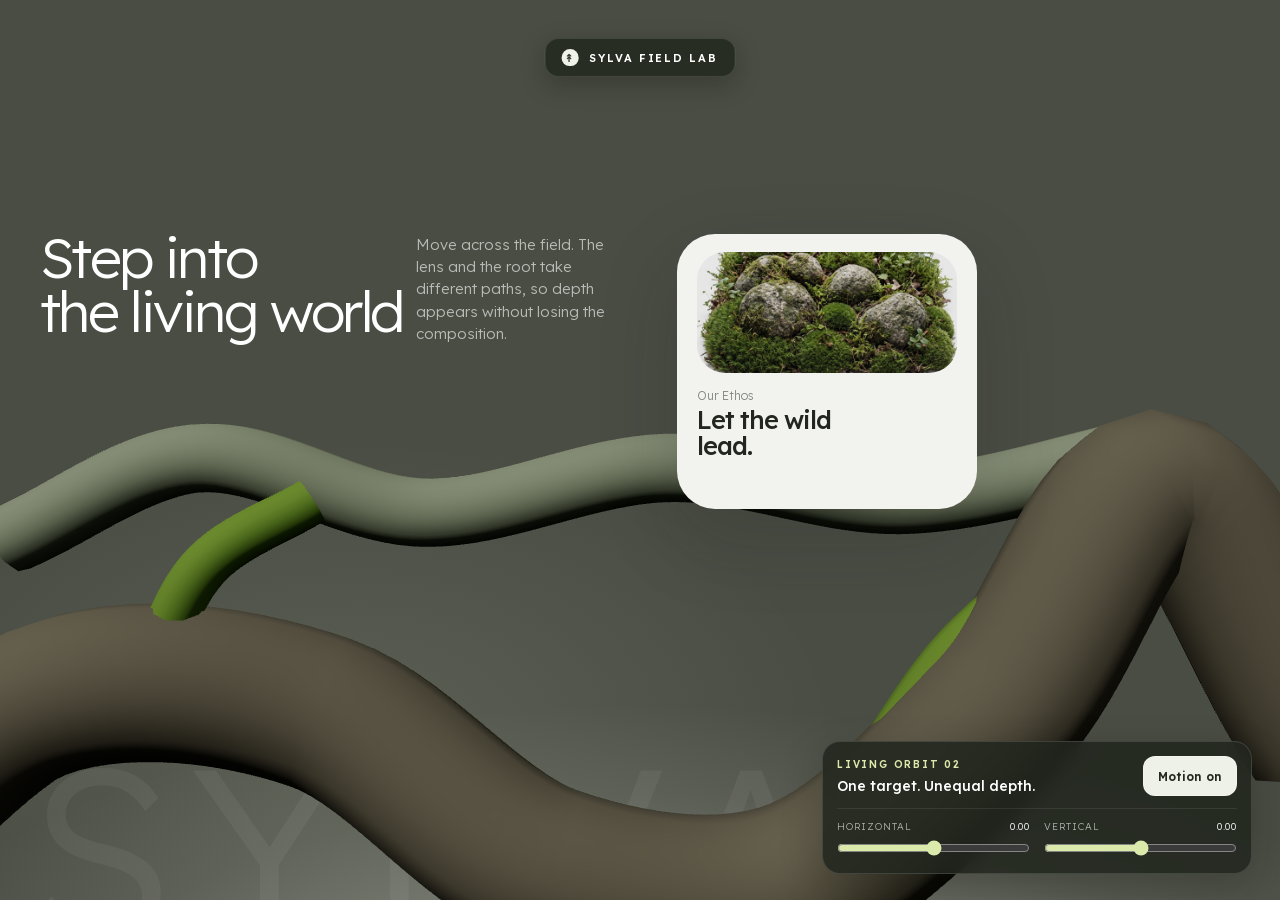
<file: .claude/skills/add-mouse-driven-orbit/demo/index.html>
<!doctype html>
<html lang="en">
<head>
  <meta charset="utf-8">
  <meta name="viewport" content="width=device-width, initial-scale=1">
  <title>Sylva — Living Orbit</title>
  <meta name="description" content="A damped pointer target creates shallow camera and object orbit depth.">
  <style>
    @font-face{font-family:Lexend;src:url("assets/lexend-latin.woff2") format("woff2");font-weight:100 900;font-display:swap}
    :root{color-scheme:dark;--field:#4a4d44;--ink:#fff;--soft:rgba(255,255,255,.62);--line:rgba(255,255,255,.08);--card:#f2f3ef;--card-ink:#23261f;--accent:#dbe9ab;--px:0;--py:0}
    *{box-sizing:border-box}html,body{margin:0;width:100%;height:100%;overflow:hidden;background:#3d4039}body{font-family:Lexend,system-ui,sans-serif;color:var(--ink);font-weight:300}
    button,input{font:inherit}
    .hero{position:relative;isolation:isolate;min-height:100svh;overflow:hidden;background:radial-gradient(72% 44% at 50% 117%,rgba(238,243,231,.48),rgba(238,243,231,.08) 65%,transparent 88%),radial-gradient(52% 46% at 28% 82%,rgba(224,236,207,.11),transparent 72%),var(--field)}
    .hero::before{content:"";position:absolute;inset:0;z-index:1;pointer-events:none;background:linear-gradient(90deg,transparent calc(25% - .5px),var(--line) 25%,transparent calc(25% + .5px),transparent calc(50% - .5px),var(--line) 50%,transparent calc(50% + .5px),transparent calc(75% - .5px),var(--line) 75%,transparent calc(75% + .5px))}
    canvas{position:absolute;inset:0;width:100%;height:100%;z-index:2;pointer-events:none}
    .brand{position:absolute;z-index:5;top:38px;left:50%;transform:translateX(-50%) translate3d(calc(var(--px)*-3px),calc(var(--py)*-2px),0);display:flex;align-items:center;gap:10px;padding:10px 16px;border:1px solid rgba(255,255,255,.12);border-radius:14px;background:rgba(31,37,28,.78);box-shadow:0 8px 24px rgba(10,14,8,.26);font-size:11px;font-weight:600;letter-spacing:.18em;text-transform:uppercase}
    .brand i{width:17px;height:17px;border-radius:50% 50% 45% 45%;display:grid;place-items:center;background:#eff2e9;color:#2e3329;font-style:normal}
    .copy{position:absolute;z-index:4;left:3.1vw;top:25.5%;max-width:440px;transform:translate3d(calc(var(--px)*8px),calc(var(--py)*5px),0)}
    h1{margin:0;font-size:clamp(46px,4.45vw,72px);font-weight:300;line-height:.95;letter-spacing:-.045em}
    .lede{position:absolute;z-index:4;left:32.5%;top:26%;width:210px;margin:0;color:var(--soft);font-size:15px;line-height:1.48;transform:translate3d(calc(var(--px)*5px),calc(var(--py)*3px),0)}
    .card{position:absolute;z-index:3;right:23.7%;top:26%;width:300px;height:275px;padding:18px 20px;border-radius:38px;background:var(--card);color:var(--card-ink);box-shadow:0 28px 80px rgba(24,27,20,.18);transform:translate3d(calc(var(--px)*-10px),calc(var(--py)*-6px),0)}
    .card img{width:100%;height:121px;object-fit:cover;border-radius:28px;display:block}
    .eyebrow{margin:15px 0 4px;color:#85897f;font-size:12px}.card h2{max-width:160px;margin:0;font-size:25px;line-height:1.02;font-weight:500;letter-spacing:-.04em}
    .ghost{position:absolute;z-index:1;left:2%;bottom:-48px;color:rgba(255,255,255,.055);font-size:clamp(120px,19vw,300px);line-height:.8;letter-spacing:.08em;white-space:nowrap}
    .instrument{position:absolute;z-index:6;right:28px;bottom:26px;width:min(430px,calc(100% - 36px));padding:14px;border:1px solid rgba(255,255,255,.13);border-radius:18px;background:rgba(33,38,30,.86);box-shadow:0 16px 40px rgba(12,15,10,.24);backdrop-filter:blur(10px)}
    .instrument-head{display:flex;align-items:center;justify-content:space-between;gap:14px}.kicker{margin:0 0 4px;color:var(--accent);font-size:10px;font-weight:600;letter-spacing:.18em;text-transform:uppercase}.instrument strong{font-size:14px;font-weight:500}
    .motion{min-height:40px;padding:0 14px;border:1px solid rgba(255,255,255,.2);border-radius:12px;background:#eef1e8;color:#252a21;font-weight:600;font-size:12px;cursor:pointer}
    .sliders{display:grid;grid-template-columns:1fr 1fr;gap:14px;margin-top:12px;padding-top:11px;border-top:1px solid var(--line)}
    label{display:grid;grid-template-columns:1fr auto;gap:4px 10px;color:var(--soft);font-size:10px;letter-spacing:.08em;text-transform:uppercase}output{color:#fff;font-variant-numeric:tabular-nums}
    input[type=range]{grid-column:1/-1;width:100%;height:22px;margin:0;accent-color:#dbe9ab;cursor:pointer}
    button:focus-visible,input:focus-visible{outline:3px solid #efffa8;outline-offset:3px}
    .sr{position:absolute;width:1px;height:1px;padding:0;margin:-1px;overflow:hidden;clip:rect(0,0,0,0);white-space:nowrap;border:0}
    @media(max-width:700px){
      .hero{min-height:844px}.brand{top:22px}.copy{left:24px;right:24px;top:112px}.copy h1{font-size:52px;max-width:345px}.lede{left:24px;top:235px;width:310px;font-size:14px}
      .card{right:22px;top:335px;width:236px;height:218px;padding:13px;border-radius:30px}.card img{height:96px;border-radius:22px}.card .eyebrow{margin-top:10px}.card h2{font-size:20px}
      .instrument{right:18px;bottom:18px}.ghost{bottom:140px;left:-10px;font-size:112px}
    }
  </style>
</head>
<body>
  <main class="hero" id="hero">
    <canvas id="scene" aria-hidden="true"></canvas>
    <div class="brand"><i aria-hidden="true">↟</i> Sylva field lab</div>
    <div class="copy"><h1>Step into<br>the living world</h1></div>
    <p class="lede">Move across the field. The lens and the root take different paths, so depth appears without losing the composition.</p>
    <article class="card">
      <img src="assets/card-ethos.jpg" alt="Moss and lichen growing over rounded stones">
      <p class="eyebrow">Our Ethos</p><h2>Let the wild lead.</h2>
    </article>
    <div class="ghost" aria-hidden="true">SYLVA</div>
    <section class="instrument" aria-labelledby="instrument-title">
      <div class="instrument-head">
        <div><p class="kicker">Living orbit 02</p><strong id="instrument-title">One target. Unequal depth.</strong></div>
        <button class="motion" id="motion" type="button" aria-pressed="true">Motion on</button>
      </div>
      <div class="sliders">
        <label for="axis-x">Horizontal <output id="out-x">0.00</output><input id="axis-x" type="range" min="-1" max="1" step=".01" value="0"></label>
        <label for="axis-y">Vertical <output id="out-y">0.00</output><input id="axis-y" type="range" min="-1" max="1" step=".01" value="0"></label>
      </div>
    </section>
    <p class="sr" id="status" aria-live="polite"></p>
  </main>
  <script src="assets/three.min.js"></script>
  <script>
  (() => {
    "use strict";
    const hero=document.querySelector("#hero"),canvas=document.querySelector("#scene");
    const motionButton=document.querySelector("#motion"),axisX=document.querySelector("#axis-x"),axisY=document.querySelector("#axis-y");
    const outX=document.querySelector("#out-x"),outY=document.querySelector("#out-y"),status=document.querySelector("#status");
    const reduced=new URLSearchParams(location.search).get("reduced")==="1"||matchMedia("(prefers-reduced-motion: reduce)").matches;
    const renderer=new THREE.WebGLRenderer({canvas,alpha:true,antialias:true});
    renderer.setClearColor(0x000000,0);renderer.setPixelRatio(Math.min(devicePixelRatio||1,2));
    if("outputEncoding" in renderer)renderer.outputEncoding=THREE.sRGBEncoding;
    const scene=new THREE.Scene(),camera=new THREE.PerspectiveCamera(40,1,10,5000),DIST=1400;
    camera.position.set(0,0,DIST);
    renderer.toneMapping=THREE.ACESFilmicToneMapping;renderer.toneMappingExposure=.78;
    scene.add(new THREE.HemisphereLight(0xdfe8cf,0x0d100a,.48));
    const key=new THREE.DirectionalLight(0xf5f7dd,.82);key.position.set(-500,700,900);scene.add(key);
    const nearGroup=new THREE.Group(),farGroup=new THREE.Group();scene.add(farGroup,nearGroup);
    const resources=[];
    function material(color,roughness=.9){const m=new THREE.MeshStandardMaterial({color,roughness,metalness:0});resources.push(m);return m}
    const nearMat=material(0x233908),farMat=material(0x343a2d),barkMat=material(0x211d17);
    function limb(group,points,radius,mat,segments=72){
      const curve=new THREE.CatmullRomCurve3(points.map(p=>new THREE.Vector3(...p)),false,"centripetal",.5);
      const geo=new THREE.TubeGeometry(curve,segments,radius,10,false);resources.push(geo);
      const mesh=new THREE.Mesh(geo,mat);group.add(mesh);return mesh;
    }
    limb(nearGroup,[[-880,-250,0],[-630,-55,30],[-360,-75,-8],[-90,-235,22],[170,-250,10],[390,-38,56],[565,205,24],[760,-65,12]],88,barkMat,100);
    limb(nearGroup,[[-860,-220,20],[-620,-26,52],[-350,-42,25],[-85,-205,50],[170,-218,42],[392,-10,88],[560,228,54],[742,-40,42]],36,nearMat,100);
    limb(nearGroup,[[250,-150,12],[360,26,38],[490,120,22],[655,148,-4]],33,nearMat,54);
    limb(nearGroup,[[-555,-62,15],[-482,88,32],[-375,162,-5]],27,nearMat,42);
    limb(farGroup,[[-930,-30,-180],[-640,90,-150],[-320,10,-170],[40,76,-150],[390,28,-180],[760,105,-150]],52,farMat,90);
    nearGroup.rotation.z=-.03;farGroup.position.y=60;

    const target={x:reduced ? .28 : 0,y:reduced ? -.12 : 0};
    const smooth={x:target.x,y:target.y};
    let motionOn=true,width=1,height=1,rect={left:0,top:0,width:1,height:1};
    let visible=true,raf=0,last=0,lastPublished="",destroyed=false;

    function publish(){
      const x=Math.round(smooth.x*1000)/1000,y=Math.round(smooth.y*1000)/1000,key=x+","+y;
      if(key===lastPublished)return;lastPublished=key;
      hero.style.setProperty("--px",x);hero.style.setProperty("--py",y);
      outX.value=x.toFixed(2);outY.value=y.toFixed(2);
    }
    function pose(){
      camera.position.x=-smooth.x*26;camera.position.y=smooth.y*16;
      camera.lookAt(camera.position.x*.42,camera.position.y*.42,0);
      nearGroup.rotation.y=smooth.x*.055;nearGroup.rotation.x=smooth.y*.026;
      farGroup.rotation.y=smooth.x*.030;
      publish();renderer.render(scene,camera);
    }
    function tick(now){
      raf=0;if(!visible||document.hidden||destroyed)return;
      const dt=last?Math.min(1/30,(now-last)/1000):1/60;last=now;
      if(!reduced){
        const a=1-Math.pow(1-.055,dt*60);
        smooth.x+=(target.x-smooth.x)*a;smooth.y+=(target.y-smooth.y)*a;
      }
      pose();
      if(!reduced&&motionOn)start();
    }
    function start(){if(!raf&&!destroyed){last=0;raf=requestAnimationFrame(tick)}}
    function stop(){cancelAnimationFrame(raf);raf=0;last=0}
    function resize(){
      width=hero.clientWidth;height=hero.clientHeight;if(!width||!height)return;
      rect=hero.getBoundingClientRect();renderer.setPixelRatio(Math.min(devicePixelRatio||1,2));renderer.setSize(width,height,false);
      camera.fov=2*Math.atan((height/2)/DIST)*180/Math.PI;camera.aspect=width/height;camera.updateProjectionMatrix();
      const mobile=width<700,scale=mobile ? .52 : Math.min(1,width/1440);
      nearGroup.scale.setScalar(scale);farGroup.scale.setScalar(scale*.94);
      nearGroup.position.set(mobile?-70:0,mobile?-235:-205,0);farGroup.position.set(mobile?-40:0,mobile?-130:-85,-180);
      pose();
    }
    function pointerMove(event){
      if(!motionOn||reduced||event.pointerType==="touch")return;
      target.x=((event.clientX-rect.left)/rect.width)*2-1;
      target.y=((event.clientY-rect.top)/rect.height)*2-1;start();
    }
    function pointerLeave(){if(!motionOn||reduced)return;target.x=0;target.y=0;start()}
    function sliderInput(){
      target.x=+axisX.value;target.y=+axisY.value;
      if(reduced){smooth.x=target.x;smooth.y=target.y;pose()}else start();
      status.textContent="Orbit pose set to "+target.x.toFixed(2)+", "+target.y.toFixed(2)+".";
    }
    function toggleMotion(){
      motionOn=!motionOn;motionButton.setAttribute("aria-pressed",String(motionOn));motionButton.textContent=motionOn?"Motion on":"Motion still";
      if(!motionOn){target.x=target.y=0}else{target.x=+axisX.value;target.y=+axisY.value}
      status.textContent=motionOn?"Pointer orbit enabled.":"Pointer orbit paused at center.";
      if(reduced){smooth.x=target.x;smooth.y=target.y;pose()}else start();
    }
    const ro=new ResizeObserver(resize);ro.observe(hero);
    const io=new IntersectionObserver(([entry])=>{visible=entry.isIntersecting;if(visible){pose();if(!reduced&&motionOn)start()}else stop()},{threshold:.02});io.observe(hero);
    function visibility(){document.hidden?stop():(reduced?pose():start())}
    hero.addEventListener("pointermove",pointerMove,{passive:true});hero.addEventListener("pointerleave",pointerLeave);
    axisX.addEventListener("input",sliderInput);axisY.addEventListener("input",sliderInput);motionButton.addEventListener("click",toggleMotion);
    document.addEventListener("visibilitychange",visibility);
    function destroy(){
      if(destroyed)return;destroyed=true;stop();ro.disconnect();io.disconnect();
      hero.removeEventListener("pointermove",pointerMove);hero.removeEventListener("pointerleave",pointerLeave);
      document.removeEventListener("visibilitychange",visibility);resources.forEach(r=>r.dispose());renderer.dispose();
    }
    addEventListener("pagehide",destroy,{once:true});
    window.__skillDemo={name:"add-mouse-driven-orbit",reduced,getState:()=>({target:{...target},smooth:{...smooth},motionOn,rafActive:!!raf})};
    axisX.value=target.x;axisY.value=target.y;resize();pose();if(!reduced)start();
  })();
  </script>
</body>
</html>
</file>
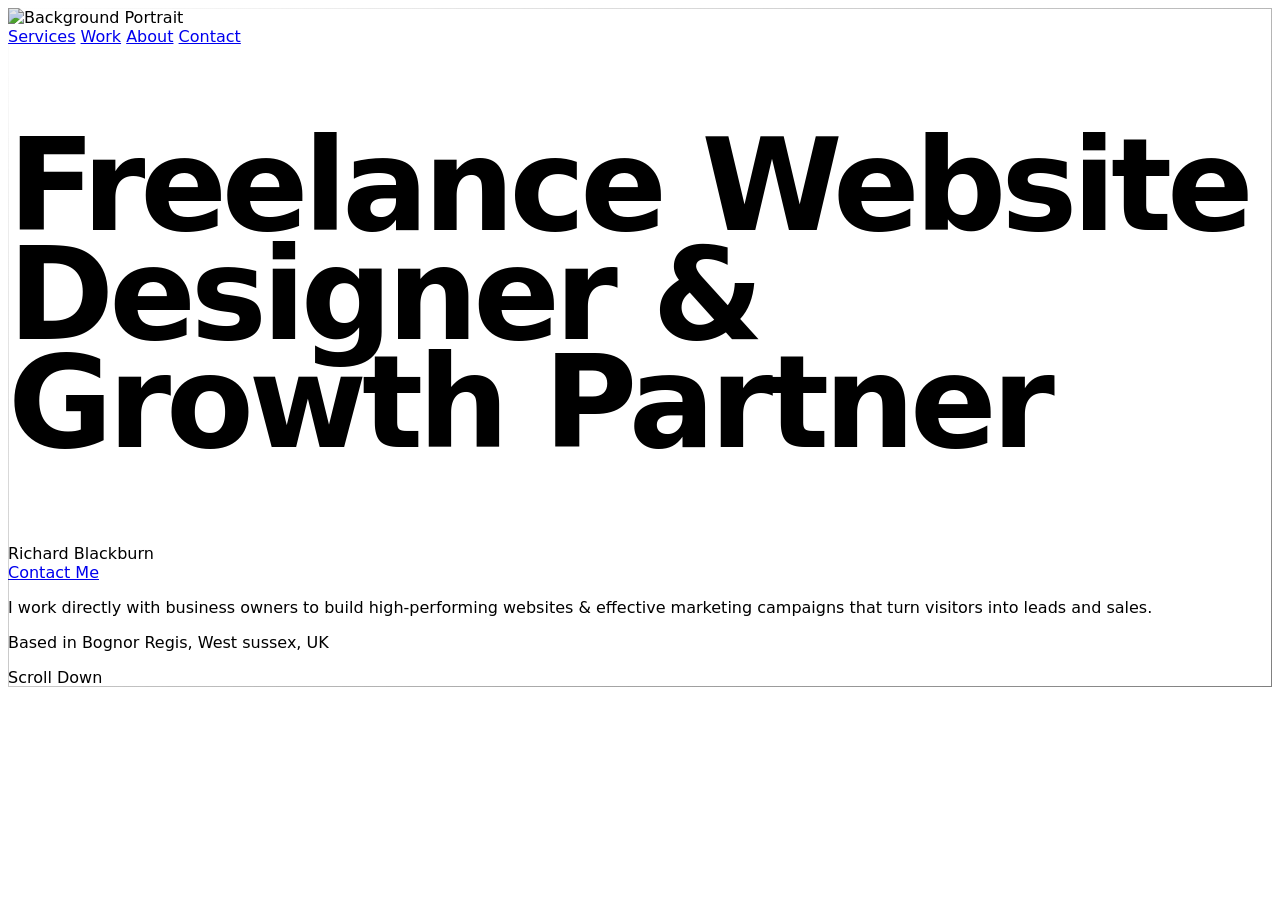
<file: .claude/skills/agency-grid-layout-minimal/demo/index.html>
<!doctype html>
<html lang="en">
<head>
  <meta charset="utf-8">
  <meta name="viewport" content="width=device-width, initial-scale=1">
  <meta name="neuform-sandboxed-demo" content="1">
  <meta http-equiv="Content-Security-Policy" content="default-src 'none'; connect-src 'self'; frame-src 'self'; script-src 'unsafe-inline'; style-src 'unsafe-inline'; base-uri 'none'; form-action 'none'; object-src 'none'">
  <title>Sandboxed Neuform demo</title>
  <style>
    html, body, iframe { width: 100%; height: 100%; margin: 0; border: 0; }
    body { overflow: hidden; background: #0b0b0b; }
    iframe { display: block; background: white; }
    .error { box-sizing: border-box; min-height: 100%; padding: 32px; color: #fff; font: 16px/1.5 system-ui, sans-serif; }
  </style>
</head>
<body>
  <iframe id="neuform-demo" title="Sandboxed Neuform design demo" sandbox="allow-scripts" referrerpolicy="no-referrer"></iframe>
  <script>
    const encodedHtml = "[base64]";
    const assetFiles = ["assets/page-01-0d868fef-f560-45ca-ab35-5dad4fc29059-3840w.webp"];
    const runtimeFiles = ["../../../../assets/runtime/runtime-027051effa47-gsap-min.js","../../../../assets/runtime/runtime-163ebd087cfc-iconify-icon-min.js","../../../../assets/runtime/runtime-ccc8894b3418-runtime.js"];
    const frame = document.getElementById("neuform-demo");
    const decodeBytes = (value) => Uint8Array.from(atob(value), (character) => character.charCodeAt(0));
    const decode = (value) => new TextDecoder().decode(decodeBytes(value));
    const encodeBytes = (bytes) => {
      let binary = "";
      for (let index = 0; index < bytes.length; index += 32768) {
        binary += String.fromCharCode(...bytes.subarray(index, index + 32768));
      }
      return btoa(binary);
    };
    const mediaTypes = {
      avif: "image/avif",
      gif: "image/gif",
      jpg: "image/jpeg",
      jpeg: "image/jpeg",
      mp4: "video/mp4",
      png: "image/png",
      webm: "video/webm",
      webp: "image/webp"
    };
    const loadAsset = async (file) => {
      const response = await fetch(file, { cache: "no-store", credentials: "omit", redirect: "error" });
      if (!response.ok) throw new Error("Could not load local demo asset: " + file);
      const extension = file.split(".").pop().toLowerCase();
      const contentType = mediaTypes[extension] || "application/octet-stream";
      const bytes = new Uint8Array(await response.arrayBuffer());
      return { base64: encodeBytes(bytes), contentType, file, kind: "asset" };
    };
    Promise.allSettled(assetFiles.map(loadAsset)).then((results) => {
      const runtimeSources = runtimeFiles.map((file) => new URL(file, location.href).href).join(" ");
      const source = decode(encodedHtml).replace("__NEUFORM_RUNTIME_SOURCES__", runtimeSources);
      const mediaAssets = [];
      for (const result of results) {
        if (result.status !== "fulfilled") continue;
        mediaAssets.push(result.value);
      }
      frame.addEventListener("load", () => {
        frame.contentWindow.postMessage({ type: "neuform-assets-v1", assets: mediaAssets }, "*");
      }, { once: true });
      frame.srcdoc = source;
    }).catch((error) => {
      document.body.innerHTML = '<div class="error">Unable to load this sandboxed demo.</div>';
      console.error(error);
    });
  </script>
</body>
</html>
</file>
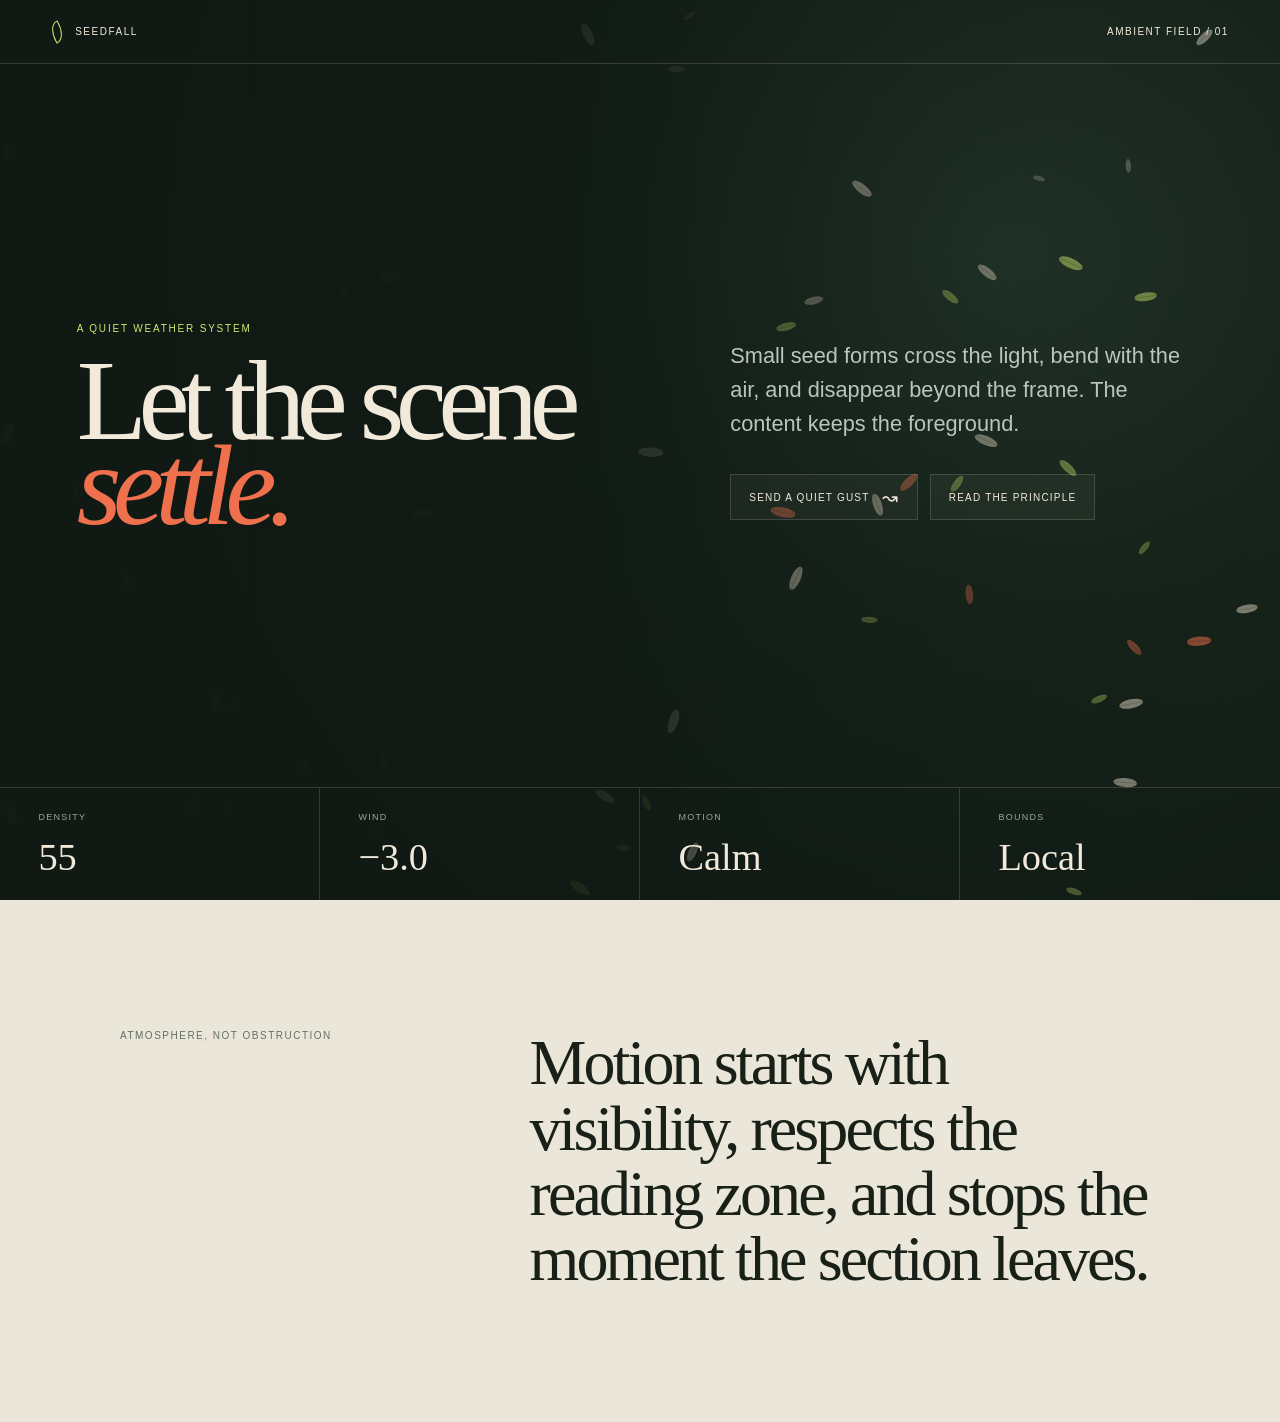
<file: .claude/skills/ambient-section-particles/demo/index.html>
<!doctype html>
<html lang="en">
<head>
  <meta charset="utf-8">
  <meta name="viewport" content="width=device-width, initial-scale=1">
  <meta name="description" content="A visibility-aware ambient seed particle field demo.">
  <title>Seedfall — Ambient Section Particles</title>
  <style>
    :root { color-scheme: dark; --night: #101914; --paper: #f1eadb; --muted: #9aa89d; --line: rgba(241,234,219,.16); --lime: #cde96d; --coral: #ef704d; }
    * { box-sizing: border-box; }
    body { margin: 0; min-width: 320px; background: #ebe6da; color: #182018; font-family: Arial, Helvetica, sans-serif; }
    .particle-section { position: relative; min-height: 100svh; overflow: hidden; isolation: isolate; display: grid; grid-template-rows: auto 1fr auto; color: var(--paper); background: radial-gradient(circle at 78% 28%, #263a2d 0, #17241b 31%, var(--night) 70%); }
    canvas { position: absolute; z-index: -1; inset: 0; width: 100%; height: 100%; pointer-events: none; }
    .wash { position: absolute; z-index: -1; inset: 0; background: linear-gradient(90deg, rgba(16,25,20,.94) 0 35%, rgba(16,25,20,.48) 57%, rgba(16,25,20,.12)); pointer-events: none; }
    .topbar { min-height: 64px; display: flex; justify-content: space-between; align-items: center; padding: 0 clamp(20px,4vw,60px); border-bottom: 1px solid var(--line); text-transform: uppercase; letter-spacing: .15em; font-size: 10px; }
    .brand { display: flex; align-items: center; gap: 12px; }
    .brand::before { content: ""; width: 10px; height: 18px; border: 1px solid var(--lime); border-radius: 90% 0 90% 0; transform: rotate(-30deg); }
    .hero { width: min(1500px, 100%); margin: auto; padding: clamp(56px,8vw,116px) clamp(20px,6vw,88px); display: grid; grid-template-columns: minmax(0,1fr) minmax(300px,.82fr); align-items: end; gap: clamp(34px,6vw,96px); }
    .kicker { display: block; margin-bottom: 24px; color: var(--lime); font-size: 10px; letter-spacing: .18em; text-transform: uppercase; }
    h1 { max-width: 760px; margin: 0; font: 400 clamp(72px,9vw,142px)/.74 Georgia, "Times New Roman", serif; letter-spacing: -.075em; }
    h1 em { display: block; color: var(--coral); font-weight: 400; }
    .copy { width: 100%; max-width: 530px; min-width: 0; padding-bottom: 8px; }
    .copy p { margin: 0 0 34px; color: #bac5bc; font-size: clamp(17px,1.7vw,22px); line-height: 1.55; }
    .actions { display: flex; flex-wrap: wrap; gap: 12px; }
    button, .link { min-height: 46px; padding: 0 18px; border: 1px solid var(--line); color: var(--paper); background: rgba(241,234,219,.04); display: inline-flex; align-items: center; gap: 12px; text-decoration: none; text-transform: uppercase; letter-spacing: .12em; font-size: 10px; cursor: pointer; }
    button:hover, .link:hover { background: var(--paper); color: var(--night); }
    button::after { content: "↝"; font-size: 19px; }
    .metrics { display: grid; grid-template-columns: repeat(4,1fr); border-top: 1px solid var(--line); }
    .metric { min-height: 112px; padding: 24px clamp(16px,3vw,42px); border-right: 1px solid var(--line); display: flex; flex-direction: column; justify-content: space-between; }
    .metric:last-child { border-right: 0; }
    .metric span { color: var(--muted); font-size: 9px; letter-spacing: .14em; text-transform: uppercase; }
    .metric strong { font: 400 clamp(26px,3vw,46px)/1 Georgia, serif; }
    .after { min-height: 58vh; padding: 90px clamp(22px,6vw,88px); display: grid; place-items: center; background: #ebe6da; }
    .after div { width: min(1040px,100%); display: grid; grid-template-columns: .7fr 1.3fr; gap: 70px; align-items: start; }
    .after span { color: #65705f; font-size: 10px; letter-spacing: .15em; text-transform: uppercase; }
    .after p { margin: 0; font: 400 clamp(36px,5vw,72px)/1.02 Georgia, serif; letter-spacing: -.045em; }
    :focus-visible { outline: 3px solid var(--lime); outline-offset: 4px; }
    @media (max-width: 760px) {
      .particle-section { min-height: 760px; }
      .hero { grid-template-columns: 1fr; padding-top: 70px; }
      .hero > * { min-width: 0; }
      h1 { max-width: 100%; font-size: clamp(64px,19vw,92px); overflow-wrap: anywhere; }
      .copy { max-width: 100%; min-width: 0; }
      .copy p { font-size: 16px; }
      .wash { background: linear-gradient(180deg, rgba(16,25,20,.8), rgba(16,25,20,.42)); }
      .metrics { grid-template-columns: repeat(2,1fr); }
      .metric:nth-child(2) { border-right: 0; }
      .metric:nth-child(-n+2) { border-bottom: 1px solid var(--line); }
      .after div { grid-template-columns: 1fr; gap: 30px; }
    }
    @media (prefers-reduced-motion: reduce) { button { display: none; } }
  </style>
</head>
<body>
  <main>
    <section class="particle-section" aria-labelledby="title">
      <canvas aria-hidden="true"></canvas><div class="wash"></div>
      <header class="topbar"><span class="brand">Seedfall</span><span>Ambient field / 01</span></header>
      <div class="hero">
        <div><span class="kicker">A quiet weather system</span><h1 id="title">Let the scene <em>settle.</em></h1></div>
        <div class="copy"><p>Small seed forms cross the light, bend with the air, and disappear beyond the frame. The content keeps the foreground.</p><div class="actions"><button type="button" class="gust">Send a quiet gust</button><a class="link" href="#principle">Read the principle</a></div><span class="status" aria-live="polite"></span></div>
      </div>
      <div class="metrics" aria-label="Particle system settings"><div class="metric"><span>Density</span><strong class="count">00</strong></div><div class="metric"><span>Wind</span><strong>−3.0</strong></div><div class="metric"><span>Motion</span><strong>Calm</strong></div><div class="metric"><span>Bounds</span><strong>Local</strong></div></div>
    </section>
    <section class="after" id="principle"><div><span>Atmosphere, not obstruction</span><p>Motion starts with visibility, respects the reading zone, and stops the moment the section leaves.</p></div></section>
  </main>
  <script>
    (() => {
      const section = document.querySelector('.particle-section');
      const canvas = section.querySelector('canvas');
      const context = canvas.getContext('2d');
      const countLabel = document.querySelector('.count');
      const status = document.querySelector('.status');
      const reduced = matchMedia('(prefers-reduced-motion: reduce)').matches;
      const pointer = { x: -9999, y: -9999, force: 0 };
      let width = 0, height = 0, ratio = 1, particles = [], frame = 0, visible = false, last = 0, gust = 0;

      function seeded(index) { const x = Math.sin(index * 9283.13) * 43758.5453; return x - Math.floor(x); }
      function makeParticle(index, randomY = true) {
        const depth = .25 + seeded(index + 5) * .75;
        return {
          x: seeded(index + 1) * width,
          y: randomY ? seeded(index + 2) * height : -30,
          size: 4 + depth * 9,
          speed: 10 + depth * 18,
          sway: 10 + seeded(index + 3) * 24,
          phase: seeded(index + 4) * Math.PI * 2,
          rotation: seeded(index + 8) * Math.PI * 2,
          spin: (seeded(index + 9) - .5) * 1.3,
          alpha: .18 + depth * .5,
          depth
        };
      }

      function resize() {
        const rect = canvas.getBoundingClientRect();
        width = rect.width; height = rect.height; ratio = Math.min(devicePixelRatio || 1, 2);
        canvas.width = Math.round(width * ratio); canvas.height = Math.round(height * ratio);
        context.setTransform(ratio, 0, 0, ratio, 0, 0);
        const target = reduced ? 18 : Math.max(28, Math.min(76, Math.round(width * height / 21000)));
        particles = Array.from({ length: target }, (_, index) => particles[index] || makeParticle(index));
        countLabel.textContent = String(target).padStart(2, '0');
        last = 0;
        draw(0);
      }

      function draw(time) {
        const dt = last ? Math.min(.034, (time - last) / 1000) : 0; last = time;
        context.clearRect(0, 0, width, height);
        particles.forEach((particle, index) => {
          if (!reduced && dt) {
            const quietZone = particle.x < width * .57 ? .28 : 1;
            const dx = particle.x - pointer.x, dy = particle.y - pointer.y;
            const distance = Math.hypot(dx, dy);
            if (distance < 130 && pointer.force > 0) {
              const push = (1 - distance / 130) * pointer.force * 95 * dt;
              particle.x += dx / Math.max(1, distance) * push;
              particle.y += dy / Math.max(1, distance) * push;
            }
            particle.phase += dt * (.8 + particle.depth);
            particle.x += (-3 + Math.sin(particle.phase) * particle.sway + gust * 34) * dt * quietZone;
            particle.y += particle.speed * dt;
            particle.rotation += particle.spin * dt;
            if (particle.y > height + 30 || particle.x < -50 || particle.x > width + 50) Object.assign(particle, makeParticle(index + Math.round(time), false), { x: seeded(index + time) * width });
          }
          context.save();
          context.translate(particle.x, particle.y); context.rotate(particle.rotation); context.globalAlpha = particle.alpha * (particle.x < width * .54 ? .42 : 1);
          context.fillStyle = index % 7 === 0 ? '#ef704d' : index % 3 === 0 ? '#cde96d' : '#e8dfc9';
          context.beginPath(); context.ellipse(0, 0, particle.size * .38, particle.size, 0, 0, Math.PI * 2); context.fill();
          context.strokeStyle = 'rgba(16,25,20,.42)'; context.lineWidth = .7; context.beginPath(); context.moveTo(0, -particle.size); context.lineTo(0, particle.size); context.stroke();
          context.restore();
        });
        pointer.force *= .94; gust *= .95;
      }

      function loop(time) { draw(time); if (visible && !reduced && !document.hidden) frame = requestAnimationFrame(loop); else frame = 0; }
      function start() { if (!frame && visible && !reduced && !document.hidden) { last = 0; frame = requestAnimationFrame(loop); } }
      function stop() { cancelAnimationFrame(frame); frame = 0; }

      new ResizeObserver(resize).observe(canvas);
      new IntersectionObserver(([entry]) => { visible = entry.isIntersecting; visible ? start() : stop(); }, { threshold: .04 }).observe(section);
      section.addEventListener('pointermove', event => { const rect = canvas.getBoundingClientRect(); pointer.x = event.clientX - rect.left; pointer.y = event.clientY - rect.top; pointer.force = 1; }, { passive: true });
      section.addEventListener('pointerleave', () => { pointer.x = pointer.y = -9999; });
      document.querySelector('.gust').addEventListener('click', () => { gust = 1; status.textContent = 'A gentle gust moved through the field.'; setTimeout(() => status.textContent = '', 1800); start(); });
      document.addEventListener('visibilitychange', () => document.hidden ? stop() : start());
      addEventListener('pagehide', stop, { once: true });
      resize(); if (reduced) draw(0);
    })();
  </script>
</body>
</html>
</file>
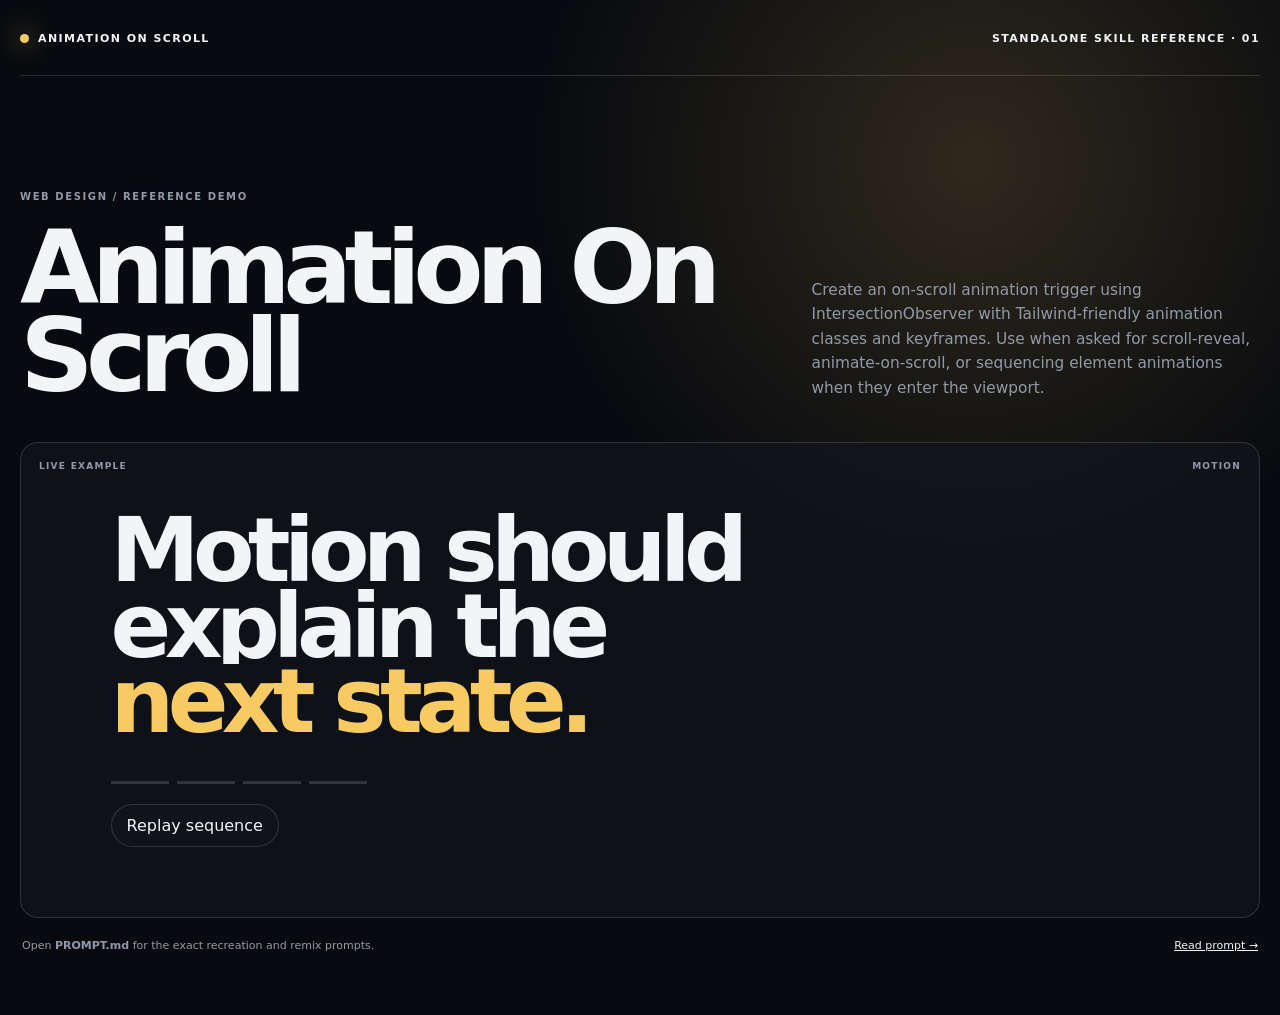
<file: .claude/skills/animation-on-scroll/demo/index.html>
<!doctype html>
<html lang="en">
<head>
  <meta charset="utf-8">
  <meta name="viewport" content="width=device-width, initial-scale=1">
  <link rel="icon" href="data:,">
  <title>Animation On Scroll · Skill Demo</title>
  <style>:root{--bg:#080a0f;--panel:rgba(18,21,29,.72);--panelStrong:#121620;--ink:#f2f5f7;--muted:#929aa7;--line:rgba(255,255,255,.14);--accent:hsl(42 92% 68%);font-family:Inter,ui-sans-serif,system-ui,-apple-system,BlinkMacSystemFont,"Segoe UI",sans-serif;color:var(--ink);background:var(--bg)}
*{box-sizing:border-box}html{background:var(--bg);scroll-behavior:smooth}body{min-width:320px;margin:0;background:radial-gradient(circle at var(--mx,76%) var(--my,16%),color-mix(in srgb,var(--accent) 16%,transparent),transparent 34%),var(--bg);color:var(--ink)}button,a{font:inherit;color:inherit}button{border:1px solid var(--line);border-radius:999px;padding:11px 15px;background:var(--panel);cursor:pointer}button:hover,button:focus-visible{border-color:var(--accent);outline:2px solid color-mix(in srgb,var(--accent) 42%,transparent);outline-offset:3px}.shell{width:min(1280px,calc(100% - 40px));min-height:100svh;margin:auto;padding:22px 0 40px}.topbar{display:flex;align-items:center;justify-content:space-between;padding:10px 0 30px;border-bottom:1px solid var(--line);font-size:11px;font-weight:700;letter-spacing:.13em;text-transform:uppercase}.brand{display:flex;gap:9px;align-items:center}.brand i{width:9px;height:9px;border-radius:50%;background:var(--accent);box-shadow:0 0 24px var(--accent)}.topbar a{text-decoration:none}.intro{display:grid;grid-template-columns:minmax(0,1.25fr) minmax(260px,.75fr);gap:44px;align-items:end;padding:clamp(54px,9vw,116px) 0 42px}.intro small{display:block;margin-bottom:22px;color:var(--muted);font-size:10px;font-weight:700;letter-spacing:.16em;text-transform:uppercase}.intro h1{max-width:11ch;margin:0;font-size:clamp(48px,8vw,112px);font-weight:580;letter-spacing:-.075em;line-height:.86}.intro p{max-width:48ch;margin:0;color:var(--muted);font-size:clamp(14px,1.2vw,18px);line-height:1.6}.showcase{position:relative;min-height:470px;overflow:hidden;border:1px solid var(--line);border-radius:18px;background:var(--panel);isolation:isolate}.showcaseHeader{position:absolute;z-index:5;top:18px;right:18px;left:18px;display:flex;justify-content:space-between;color:var(--muted);font-size:9px;font-weight:700;letter-spacing:.14em;text-transform:uppercase;pointer-events:none}.layoutStudy{display:grid;grid-template-columns:1.15fr .85fr;min-height:470px}.layoutHero{display:flex;flex-direction:column;justify-content:flex-end;padding:clamp(28px,5vw,70px);border-right:1px solid var(--line)}.layoutHero>span,.kicker{color:var(--muted);font-size:10px;font-weight:700;letter-spacing:.14em;text-transform:uppercase}.layoutHero h2,.landing h2{max-width:9ch;margin:18px 0;font-size:clamp(42px,6vw,84px);line-height:.9;letter-spacing:-.065em}.layoutHero p,.landing p{max-width:38ch;color:var(--muted);line-height:1.55}.layoutCards{display:grid;grid-template-rows:repeat(3,1fr)}.layoutCards article{display:flex;align-items:end;justify-content:space-between;padding:26px;border-bottom:1px solid var(--line)}.layoutCards article:last-child{border:0}.layoutCards b{color:var(--accent);font-size:34px}.layoutCards span{text-transform:uppercase;font-size:10px;letter-spacing:.15em}.pricing{display:grid;grid-template-columns:repeat(3,1fr);gap:1px;min-height:470px;background:var(--line)}.pricing article{display:flex;flex-direction:column;padding:80px 28px 28px;background:var(--panelStrong)}.pricing article.featured{background:linear-gradient(160deg,color-mix(in srgb,var(--accent) 20%,var(--panelStrong)),var(--panelStrong))}.pricing p{font-size:11px;letter-spacing:.13em;text-transform:uppercase}.pricing strong{margin:24px 0 8px;font-size:56px;letter-spacing:-.06em}.pricing span{color:var(--muted)}.pricing button{margin-top:auto}.landing{display:flex;min-height:470px;flex-direction:column;justify-content:center;padding:clamp(40px,8vw,100px);background:radial-gradient(circle at 75% 36%,color-mix(in srgb,var(--accent) 45%,transparent),transparent 24%)}.landing .actions{display:flex;gap:10px;margin-top:24px}.landing .actions button:first-child{color:var(--bg);background:var(--ink)}.landing .proof{display:flex;gap:28px;margin-top:54px;color:var(--muted);font-size:11px}.marquee{display:flex;min-height:470px;align-items:center;overflow:hidden;-webkit-mask-image:linear-gradient(90deg,transparent,#000 15%,#000 85%,transparent);mask-image:linear-gradient(90deg,transparent,#000 15%,#000 85%,transparent)}.marqueeTrack{display:flex;width:max-content;animation:marquee 18s linear infinite}.marqueeTrack span{min-width:220px;padding:34px;border:1px solid var(--line);font-size:22px;font-weight:700;letter-spacing:-.04em;text-align:center}.iconGrid,.contactSheet{display:grid;grid-template-columns:repeat(3,1fr);gap:1px;min-height:470px;background:var(--line)}.iconGrid article,.contactSheet article{position:relative;padding:70px 28px 28px;background:var(--panelStrong)}.number{position:absolute;top:22px;right:22px;color:var(--accent);font-size:11px}.glyph{display:grid;width:110px;height:110px;place-items:center;margin:30px auto;border:1px solid var(--line);border-radius:34px;background:linear-gradient(145deg,color-mix(in srgb,var(--accent) 20%,transparent),transparent);font-size:48px}.iconGrid h3{text-align:center}.contactSheet .asset{height:280px;margin-bottom:22px;border-radius:2px;background-size:cover}.assetOne{background:radial-gradient(circle at 70% 30%,#d9f7ff,transparent 20%),linear-gradient(145deg,#203962,#8db3d6 48%,#d7d5c8)}.assetTwo{background:radial-gradient(circle at 50% 28%,#f1c6a2 0 10%,transparent 11%),linear-gradient(120deg,#1b2738,#754c5a 52%,#e1a77f)}.assetThree{background:repeating-radial-gradient(circle at 30% 65%,#c8b8ff 0 9px,#4c4274 10px 18px,#151629 19px 29px)}.contactSheet b,.contactSheet span{display:block}.contactSheet span{margin-top:8px;color:var(--muted);font-size:11px}.surfaceStudy{display:grid;grid-template-columns:1.4fr .6fr;grid-template-rows:1fr auto;gap:18px;min-height:470px;padding:70px 24px 24px}.surfaceStudy article{border:1px solid var(--line);border-radius:20px;background:linear-gradient(145deg,color-mix(in srgb,var(--accent) 12%,var(--panelStrong)),var(--panelStrong))}.surfaceHero{display:flex;grid-row:1/3;flex-direction:column;justify-content:flex-end;padding:42px}.surfaceHero strong{max-width:8ch;margin-top:20px;font-size:clamp(40px,5vw,72px);line-height:.92;letter-spacing:-.06em}.surfaceHero span,.surfaceCard span{color:var(--muted);font-size:10px;letter-spacing:.14em;text-transform:uppercase}.surfaceCard{display:flex;flex-direction:column;padding:26px}.surfaceCard b{margin:auto 0 4px;font-size:56px}.surfaceCard small{color:var(--muted)}.surfaceControl{align-self:end}.motionStage{display:flex;min-height:470px;flex-direction:column;justify-content:center;padding:70px clamp(28px,7vw,90px)}.maskLine{overflow:hidden;margin:0;font-size:clamp(44px,7vw,98px);font-weight:600;letter-spacing:-.075em;line-height:.84}.maskLine span{display:block;transform:translateY(110%);animation:wordIn .8s cubic-bezier(.16,1,.3,1) forwards}.maskLine:nth-child(2) span{animation-delay:.12s}.maskLine:nth-child(3) span{animation-delay:.24s}.accentLine{color:var(--accent)}.timeline{display:flex;gap:8px;margin:42px 0 20px}.timeline i{width:58px;height:3px;background:var(--line);transform-origin:left;animation:grow .8s .42s both}.timeline i:nth-child(2){animation-delay:.54s}.timeline i:nth-child(3){animation-delay:.66s}.timeline i:nth-child(4){animation-delay:.78s}.replay{width:max-content}.visualization{position:relative;min-height:470px}.visualization canvas{position:absolute;inset:0;width:100%;height:100%}.vizMeta{position:absolute;right:28px;bottom:24px;left:28px;display:grid;grid-template-columns:1fr auto 1fr;align-items:end;color:var(--muted);font-size:10px;letter-spacing:.14em;text-transform:uppercase}.vizMeta strong{color:var(--ink);font-size:48px;letter-spacing:-.06em}.vizMeta span:last-child{text-align:right}.simulation{position:relative;min-height:470px}.goo{position:absolute;inset:0;width:100%;height:100%}.goo circle{fill:var(--accent)}.orbA{animation:orbA 4.4s ease-in-out infinite alternate}.orbB{animation:orbB 5.1s ease-in-out infinite alternate}.reset{position:absolute;right:24px;bottom:24px}.demoNote{display:flex;justify-content:space-between;gap:24px;padding:20px 2px;color:var(--muted);font-size:11px;line-height:1.5}.demoNote a{color:var(--ink)}
.pricingWrap{min-height:470px;padding-top:52px}.billingBar{display:flex;align-items:center;justify-content:space-between;min-height:58px;padding:8px 20px;border-top:1px solid var(--line);color:var(--muted);font-size:10px;letter-spacing:.12em;text-transform:uppercase}.billingBar .billingToggle{padding:8px 12px;background:var(--panelStrong);font-size:10px}.pricingWrap .pricing{min-height:360px}.pricingWrap .pricing article{padding:42px 28px 28px}.vizMeta button{justify-self:end;padding:8px 11px;font-size:9px;letter-spacing:.1em;text-transform:uppercase}

@keyframes marquee{to{transform:translateX(-50%)}}@keyframes wordIn{to{transform:translateY(0)}}@keyframes grow{from{transform:scaleX(0)}to{transform:scaleX(1)}}@keyframes orbA{to{transform:translate(-120px,70px)}}@keyframes orbB{to{transform:translate(80px,120px)}}@media(max-width:760px){.intro{grid-template-columns:1fr;padding-top:60px}.intro h1{font-size:54px}.layoutStudy,.pricing,.iconGrid,.contactSheet,.surfaceStudy{grid-template-columns:1fr}.layoutHero{border-right:0;border-bottom:1px solid var(--line)}.pricing article{min-height:320px}.surfaceHero{grid-row:auto}.showcase{min-height:540px}.topbar span:last-child{display:none}.demoNote{flex-direction:column}.landing .proof{flex-direction:column;gap:8px}.vizMeta{grid-template-columns:1fr auto}.vizMeta span:last-child{display:none}}@media(prefers-reduced-motion:reduce){html{scroll-behavior:auto}.marqueeTrack,.maskLine span,.timeline i,.orbA,.orbB{animation:none;transform:none}}</style>
</head>
<body data-kind="motion" data-skill="animation-on-scroll">
  <main class="shell">
    <nav class="topbar" aria-label="Demo navigation"><a class="brand" href="#"><i></i>Animation On Scroll</a><span>Standalone skill reference · 01</span></nav>
    <header class="intro">
      <div><small>web design / reference demo</small><h1>Animation On Scroll</h1></div>
      <p>Create an on-scroll animation trigger using IntersectionObserver with Tailwind-friendly animation classes and keyframes. Use when asked for scroll-reveal, animate-on-scroll, or sequencing element animations when they enter the viewport.</p>
    </header>
    <section class="showcase" aria-label="Animation On Scroll demonstration">
      <div class="showcaseHeader"><span>Live example</span><span>motion</span></div>
<div class="motionStage">
  <p class="maskLine"><span>Motion should</span></p>
  <p class="maskLine"><span>explain the</span></p>
  <p class="maskLine accentLine"><span>next state.</span></p>
  <div class="timeline"><i></i><i></i><i></i><i></i></div>
  <button class="replay">Replay sequence</button>
</div>
    </section>
    <footer class="demoNote"><span>Open <strong>PROMPT.md</strong> for the exact recreation and remix prompts.</span><a href="PROMPT.md">Read prompt →</a></footer>
  </main>
  <script>const reduced=matchMedia("(prefers-reduced-motion: reduce)").matches;addEventListener("pointermove",event=>{document.body.style.setProperty("--mx",event.clientX+"px");document.body.style.setProperty("--my",event.clientY+"px")},{passive:true});const billing=document.querySelector(".billingToggle");if(billing)billing.addEventListener("click",()=>{const annual=billing.getAttribute("aria-pressed")!=="true";billing.setAttribute("aria-pressed",String(annual));billing.textContent=annual?"Show monthly pricing":"Show annual pricing";document.querySelectorAll(".pricing strong").forEach(price=>price.textContent=annual?price.dataset.annual:price.dataset.monthly)});const replay=document.querySelector(".replay");if(replay)replay.addEventListener("click",()=>{document.querySelectorAll(".maskLine span,.timeline i").forEach(node=>{node.style.animation="none";node.offsetHeight;node.style.animation=""})});const reset=document.querySelector(".reset");if(reset)reset.addEventListener("click",()=>document.querySelectorAll(".orbA,.orbB").forEach(node=>{node.style.animation="none";node.offsetHeight;node.style.animation=""}));const canvas=document.querySelector("canvas");if(canvas&&!reduced){const context=canvas.getContext("2d");let width=0,height=0,frame=0,time=0;const mode="field";const bodies=Array.from({length:14},(_,i)=>({x:80+(i%7)*92,y:40+Math.floor(i/7)*70,vx:(i%3-1)*.7,vy:0,r:12+(i%4)*5}));const resetBodies=()=>bodies.forEach((body,i)=>{body.x=40+(i%7)*Math.max(32,(width-80)/6);body.y=35+Math.floor(i/7)*58;body.vx=(i%3-1)*.7;body.vy=0});const resetBodiesButton=document.querySelector(".resetBodies");if(resetBodiesButton)resetBodiesButton.addEventListener("click",resetBodies);const resize=()=>{const rect=canvas.getBoundingClientRect();const ratio=Math.min(devicePixelRatio||1,2);width=rect.width;height=rect.height;canvas.width=Math.round(width*ratio);canvas.height=Math.round(height*ratio);context.setTransform(ratio,0,0,ratio,0,0)};const draw=()=>{frame=requestAnimationFrame(draw);time+=.008;context.clearRect(0,0,width,height);const accent=getComputedStyle(document.documentElement).getPropertyValue("--accent").trim();if(mode==="globe"){const radius=Math.min(width,height)*.29;const cx=width*.5,cy=height*.47;context.fillStyle=accent;for(let i=0;i<360;i++){const phi=Math.acos(1-2*(i+.5)/360);const theta=Math.PI*(1+Math.sqrt(5))*i+time;const x=Math.sin(phi)*Math.cos(theta);const y=Math.cos(phi);const z=Math.sin(phi)*Math.sin(theta);const scale=(z+1.7)/2.7;context.globalAlpha=.16+.74*scale;context.beginPath();context.arc(cx+x*radius,cy+y*radius,Math.max(.7,2.2*scale),0,Math.PI*2);context.fill()}context.globalAlpha=.16;context.strokeStyle=accent;context.beginPath();context.ellipse(cx,cy+radius*.18,radius*1.34,radius*.34,time*.4,0,Math.PI*2);context.stroke()}else if(mode==="object"){const size=Math.min(width,height)*.24,cx=width*.5,cy=height*.48;const vertices=[[-1,-1,-1],[1,-1,-1],[1,1,-1],[-1,1,-1],[-1,-1,1],[1,-1,1],[1,1,1],[-1,1,1]];const edges=[[0,1],[1,2],[2,3],[3,0],[4,5],[5,6],[6,7],[7,4],[0,4],[1,5],[2,6],[3,7]];const points=vertices.map(([x,y,z])=>{const a=time*1.1,b=time*.73;const x1=x*Math.cos(a)-z*Math.sin(a),z1=x*Math.sin(a)+z*Math.cos(a),y1=y*Math.cos(b)-z1*Math.sin(b),z2=y*Math.sin(b)+z1*Math.cos(b),p=3.8/(z2+5);return{x:cx+x1*size*p,y:cy+y1*size*p,z:z2,p}});context.strokeStyle=accent;context.lineWidth=1.4;context.shadowColor=accent;context.shadowBlur=12;for(const [a,b] of edges){context.globalAlpha=.25+.45*((points[a].z+points[b].z+4)/8);context.beginPath();context.moveTo(points[a].x,points[a].y);context.lineTo(points[b].x,points[b].y);context.stroke()}context.fillStyle=accent;for(const point of points){context.globalAlpha=.55+.35*(point.z+2)/4;context.beginPath();context.arc(point.x,point.y,3.2*point.p,0,Math.PI*2);context.fill()}context.shadowBlur=0}else if(mode==="matter"){context.fillStyle=accent;for(const body of bodies){body.vy+=.16;body.x+=body.vx;body.y+=body.vy;if(body.x<body.r||body.x>width-body.r){body.vx*=-.94;body.x=Math.max(body.r,Math.min(width-body.r,body.x))}if(body.y>height-body.r-30){body.y=height-body.r-30;body.vy*=-.78}context.globalAlpha=.28+.45*(body.r/32);context.beginPath();context.arc(body.x,body.y,body.r,0,Math.PI*2);context.fill()}context.globalAlpha=.22;context.fillRect(0,height-31,width,1)}else{context.strokeStyle=accent;context.lineWidth=1;for(let i=0;i<18;i++){const y=(i/17)*height;context.globalAlpha=.08+.12*Math.sin(time+i*.4);context.beginPath();for(let x=0;x<=width;x+=12){const wave=Math.sin(x*.012+i*.54+time*3)*18*Math.sin(i/17*Math.PI);context.lineTo(x,y+wave)}context.stroke()}context.globalAlpha=.65;const x=width*(.52+.16*Math.sin(time*.6));const gradient=context.createLinearGradient(x,0,x+2,0);gradient.addColorStop(0,"transparent");gradient.addColorStop(.5,"white");gradient.addColorStop(1,"transparent");context.fillStyle=gradient;context.fillRect(x,0,3,height)}};resize();new ResizeObserver(resize).observe(canvas);const visibility=()=>{if(document.hidden){cancelAnimationFrame(frame);frame=0}else if(!frame)draw()};document.addEventListener("visibilitychange",visibility);draw();}</script>
</body>
</html>
</file>
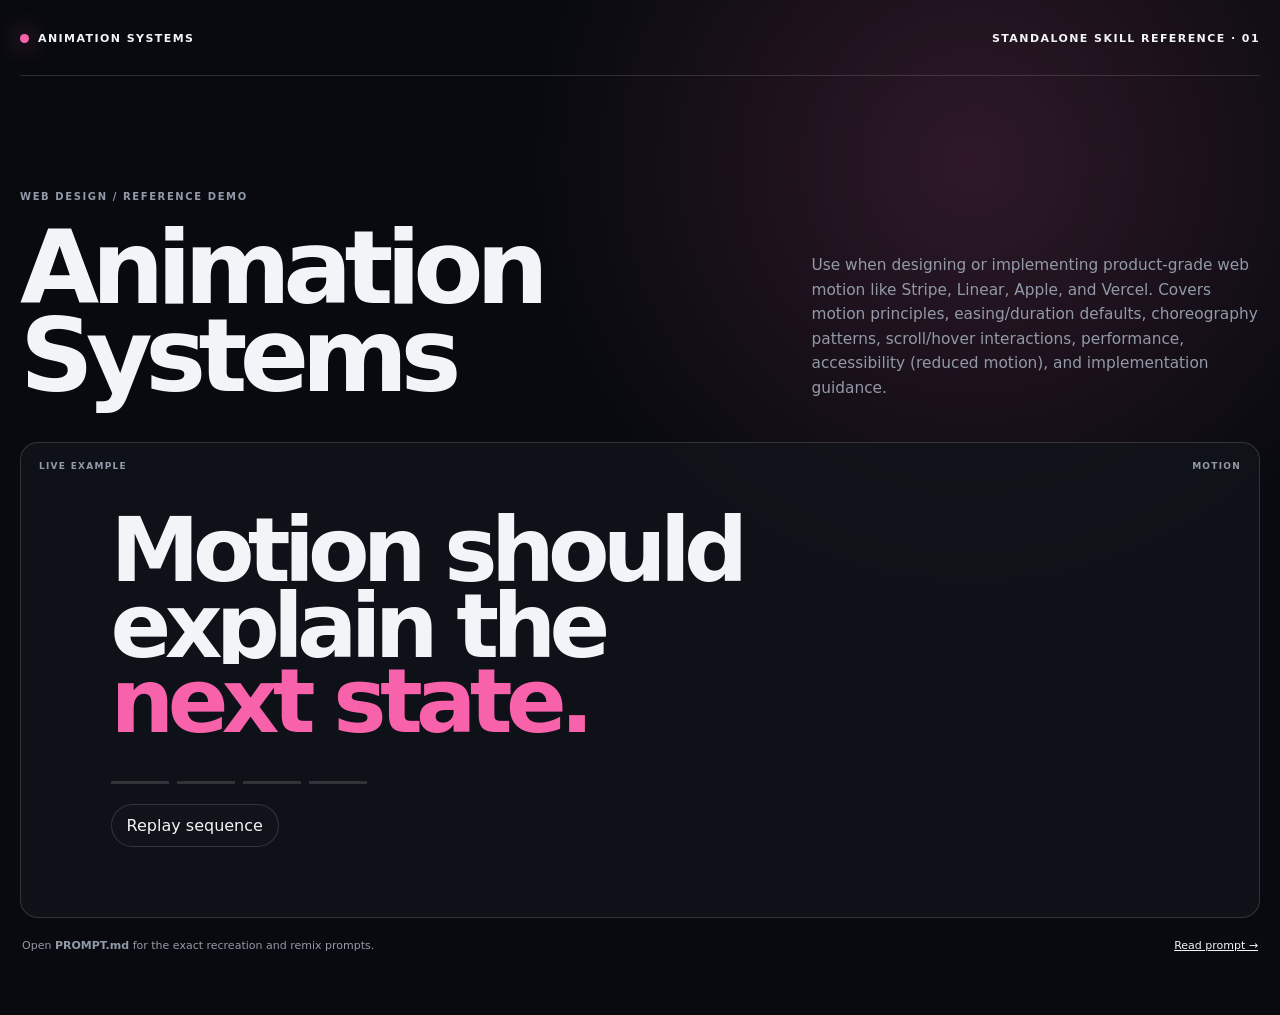
<file: .claude/skills/animation-systems/demo/index.html>
<!doctype html>
<html lang="en">
<head>
  <meta charset="utf-8">
  <meta name="viewport" content="width=device-width, initial-scale=1">
  <link rel="icon" href="data:,">
  <title>Animation Systems · Skill Demo</title>
  <style>:root{--bg:#080a0f;--panel:rgba(18,21,29,.72);--panelStrong:#121620;--ink:#f2f5f7;--muted:#929aa7;--line:rgba(255,255,255,.14);--accent:hsl(331 92% 68%);font-family:Inter,ui-sans-serif,system-ui,-apple-system,BlinkMacSystemFont,"Segoe UI",sans-serif;color:var(--ink);background:var(--bg)}
*{box-sizing:border-box}html{background:var(--bg);scroll-behavior:smooth}body{min-width:320px;margin:0;background:radial-gradient(circle at var(--mx,76%) var(--my,16%),color-mix(in srgb,var(--accent) 16%,transparent),transparent 34%),var(--bg);color:var(--ink)}button,a{font:inherit;color:inherit}button{border:1px solid var(--line);border-radius:999px;padding:11px 15px;background:var(--panel);cursor:pointer}button:hover,button:focus-visible{border-color:var(--accent);outline:2px solid color-mix(in srgb,var(--accent) 42%,transparent);outline-offset:3px}.shell{width:min(1280px,calc(100% - 40px));min-height:100svh;margin:auto;padding:22px 0 40px}.topbar{display:flex;align-items:center;justify-content:space-between;padding:10px 0 30px;border-bottom:1px solid var(--line);font-size:11px;font-weight:700;letter-spacing:.13em;text-transform:uppercase}.brand{display:flex;gap:9px;align-items:center}.brand i{width:9px;height:9px;border-radius:50%;background:var(--accent);box-shadow:0 0 24px var(--accent)}.topbar a{text-decoration:none}.intro{display:grid;grid-template-columns:minmax(0,1.25fr) minmax(260px,.75fr);gap:44px;align-items:end;padding:clamp(54px,9vw,116px) 0 42px}.intro small{display:block;margin-bottom:22px;color:var(--muted);font-size:10px;font-weight:700;letter-spacing:.16em;text-transform:uppercase}.intro h1{max-width:11ch;margin:0;font-size:clamp(48px,8vw,112px);font-weight:580;letter-spacing:-.075em;line-height:.86}.intro p{max-width:48ch;margin:0;color:var(--muted);font-size:clamp(14px,1.2vw,18px);line-height:1.6}.showcase{position:relative;min-height:470px;overflow:hidden;border:1px solid var(--line);border-radius:18px;background:var(--panel);isolation:isolate}.showcaseHeader{position:absolute;z-index:5;top:18px;right:18px;left:18px;display:flex;justify-content:space-between;color:var(--muted);font-size:9px;font-weight:700;letter-spacing:.14em;text-transform:uppercase;pointer-events:none}.layoutStudy{display:grid;grid-template-columns:1.15fr .85fr;min-height:470px}.layoutHero{display:flex;flex-direction:column;justify-content:flex-end;padding:clamp(28px,5vw,70px);border-right:1px solid var(--line)}.layoutHero>span,.kicker{color:var(--muted);font-size:10px;font-weight:700;letter-spacing:.14em;text-transform:uppercase}.layoutHero h2,.landing h2{max-width:9ch;margin:18px 0;font-size:clamp(42px,6vw,84px);line-height:.9;letter-spacing:-.065em}.layoutHero p,.landing p{max-width:38ch;color:var(--muted);line-height:1.55}.layoutCards{display:grid;grid-template-rows:repeat(3,1fr)}.layoutCards article{display:flex;align-items:end;justify-content:space-between;padding:26px;border-bottom:1px solid var(--line)}.layoutCards article:last-child{border:0}.layoutCards b{color:var(--accent);font-size:34px}.layoutCards span{text-transform:uppercase;font-size:10px;letter-spacing:.15em}.pricing{display:grid;grid-template-columns:repeat(3,1fr);gap:1px;min-height:470px;background:var(--line)}.pricing article{display:flex;flex-direction:column;padding:80px 28px 28px;background:var(--panelStrong)}.pricing article.featured{background:linear-gradient(160deg,color-mix(in srgb,var(--accent) 20%,var(--panelStrong)),var(--panelStrong))}.pricing p{font-size:11px;letter-spacing:.13em;text-transform:uppercase}.pricing strong{margin:24px 0 8px;font-size:56px;letter-spacing:-.06em}.pricing span{color:var(--muted)}.pricing button{margin-top:auto}.landing{display:flex;min-height:470px;flex-direction:column;justify-content:center;padding:clamp(40px,8vw,100px);background:radial-gradient(circle at 75% 36%,color-mix(in srgb,var(--accent) 45%,transparent),transparent 24%)}.landing .actions{display:flex;gap:10px;margin-top:24px}.landing .actions button:first-child{color:var(--bg);background:var(--ink)}.landing .proof{display:flex;gap:28px;margin-top:54px;color:var(--muted);font-size:11px}.marquee{display:flex;min-height:470px;align-items:center;overflow:hidden;-webkit-mask-image:linear-gradient(90deg,transparent,#000 15%,#000 85%,transparent);mask-image:linear-gradient(90deg,transparent,#000 15%,#000 85%,transparent)}.marqueeTrack{display:flex;width:max-content;animation:marquee 18s linear infinite}.marqueeTrack span{min-width:220px;padding:34px;border:1px solid var(--line);font-size:22px;font-weight:700;letter-spacing:-.04em;text-align:center}.iconGrid,.contactSheet{display:grid;grid-template-columns:repeat(3,1fr);gap:1px;min-height:470px;background:var(--line)}.iconGrid article,.contactSheet article{position:relative;padding:70px 28px 28px;background:var(--panelStrong)}.number{position:absolute;top:22px;right:22px;color:var(--accent);font-size:11px}.glyph{display:grid;width:110px;height:110px;place-items:center;margin:30px auto;border:1px solid var(--line);border-radius:34px;background:linear-gradient(145deg,color-mix(in srgb,var(--accent) 20%,transparent),transparent);font-size:48px}.iconGrid h3{text-align:center}.contactSheet .asset{height:280px;margin-bottom:22px;border-radius:2px;background-size:cover}.assetOne{background:radial-gradient(circle at 70% 30%,#d9f7ff,transparent 20%),linear-gradient(145deg,#203962,#8db3d6 48%,#d7d5c8)}.assetTwo{background:radial-gradient(circle at 50% 28%,#f1c6a2 0 10%,transparent 11%),linear-gradient(120deg,#1b2738,#754c5a 52%,#e1a77f)}.assetThree{background:repeating-radial-gradient(circle at 30% 65%,#c8b8ff 0 9px,#4c4274 10px 18px,#151629 19px 29px)}.contactSheet b,.contactSheet span{display:block}.contactSheet span{margin-top:8px;color:var(--muted);font-size:11px}.surfaceStudy{display:grid;grid-template-columns:1.4fr .6fr;grid-template-rows:1fr auto;gap:18px;min-height:470px;padding:70px 24px 24px}.surfaceStudy article{border:1px solid var(--line);border-radius:20px;background:linear-gradient(145deg,color-mix(in srgb,var(--accent) 12%,var(--panelStrong)),var(--panelStrong))}.surfaceHero{display:flex;grid-row:1/3;flex-direction:column;justify-content:flex-end;padding:42px}.surfaceHero strong{max-width:8ch;margin-top:20px;font-size:clamp(40px,5vw,72px);line-height:.92;letter-spacing:-.06em}.surfaceHero span,.surfaceCard span{color:var(--muted);font-size:10px;letter-spacing:.14em;text-transform:uppercase}.surfaceCard{display:flex;flex-direction:column;padding:26px}.surfaceCard b{margin:auto 0 4px;font-size:56px}.surfaceCard small{color:var(--muted)}.surfaceControl{align-self:end}.motionStage{display:flex;min-height:470px;flex-direction:column;justify-content:center;padding:70px clamp(28px,7vw,90px)}.maskLine{overflow:hidden;margin:0;font-size:clamp(44px,7vw,98px);font-weight:600;letter-spacing:-.075em;line-height:.84}.maskLine span{display:block;transform:translateY(110%);animation:wordIn .8s cubic-bezier(.16,1,.3,1) forwards}.maskLine:nth-child(2) span{animation-delay:.12s}.maskLine:nth-child(3) span{animation-delay:.24s}.accentLine{color:var(--accent)}.timeline{display:flex;gap:8px;margin:42px 0 20px}.timeline i{width:58px;height:3px;background:var(--line);transform-origin:left;animation:grow .8s .42s both}.timeline i:nth-child(2){animation-delay:.54s}.timeline i:nth-child(3){animation-delay:.66s}.timeline i:nth-child(4){animation-delay:.78s}.replay{width:max-content}.visualization{position:relative;min-height:470px}.visualization canvas{position:absolute;inset:0;width:100%;height:100%}.vizMeta{position:absolute;right:28px;bottom:24px;left:28px;display:grid;grid-template-columns:1fr auto 1fr;align-items:end;color:var(--muted);font-size:10px;letter-spacing:.14em;text-transform:uppercase}.vizMeta strong{color:var(--ink);font-size:48px;letter-spacing:-.06em}.vizMeta span:last-child{text-align:right}.simulation{position:relative;min-height:470px}.goo{position:absolute;inset:0;width:100%;height:100%}.goo circle{fill:var(--accent)}.orbA{animation:orbA 4.4s ease-in-out infinite alternate}.orbB{animation:orbB 5.1s ease-in-out infinite alternate}.reset{position:absolute;right:24px;bottom:24px}.demoNote{display:flex;justify-content:space-between;gap:24px;padding:20px 2px;color:var(--muted);font-size:11px;line-height:1.5}.demoNote a{color:var(--ink)}
.pricingWrap{min-height:470px;padding-top:52px}.billingBar{display:flex;align-items:center;justify-content:space-between;min-height:58px;padding:8px 20px;border-top:1px solid var(--line);color:var(--muted);font-size:10px;letter-spacing:.12em;text-transform:uppercase}.billingBar .billingToggle{padding:8px 12px;background:var(--panelStrong);font-size:10px}.pricingWrap .pricing{min-height:360px}.pricingWrap .pricing article{padding:42px 28px 28px}.vizMeta button{justify-self:end;padding:8px 11px;font-size:9px;letter-spacing:.1em;text-transform:uppercase}

@keyframes marquee{to{transform:translateX(-50%)}}@keyframes wordIn{to{transform:translateY(0)}}@keyframes grow{from{transform:scaleX(0)}to{transform:scaleX(1)}}@keyframes orbA{to{transform:translate(-120px,70px)}}@keyframes orbB{to{transform:translate(80px,120px)}}@media(max-width:760px){.intro{grid-template-columns:1fr;padding-top:60px}.intro h1{font-size:54px}.layoutStudy,.pricing,.iconGrid,.contactSheet,.surfaceStudy{grid-template-columns:1fr}.layoutHero{border-right:0;border-bottom:1px solid var(--line)}.pricing article{min-height:320px}.surfaceHero{grid-row:auto}.showcase{min-height:540px}.topbar span:last-child{display:none}.demoNote{flex-direction:column}.landing .proof{flex-direction:column;gap:8px}.vizMeta{grid-template-columns:1fr auto}.vizMeta span:last-child{display:none}}@media(prefers-reduced-motion:reduce){html{scroll-behavior:auto}.marqueeTrack,.maskLine span,.timeline i,.orbA,.orbB{animation:none;transform:none}}</style>
</head>
<body data-kind="motion" data-skill="animation-systems">
  <main class="shell">
    <nav class="topbar" aria-label="Demo navigation"><a class="brand" href="#"><i></i>Animation Systems</a><span>Standalone skill reference · 01</span></nav>
    <header class="intro">
      <div><small>web design / reference demo</small><h1>Animation Systems</h1></div>
      <p>Use when designing or implementing product-grade web motion like Stripe, Linear, Apple, and Vercel. Covers motion principles, easing/duration defaults, choreography patterns, scroll/hover interactions, performance, accessibility (reduced motion), and implementation guidance.</p>
    </header>
    <section class="showcase" aria-label="Animation Systems demonstration">
      <div class="showcaseHeader"><span>Live example</span><span>motion</span></div>
<div class="motionStage">
  <p class="maskLine"><span>Motion should</span></p>
  <p class="maskLine"><span>explain the</span></p>
  <p class="maskLine accentLine"><span>next state.</span></p>
  <div class="timeline"><i></i><i></i><i></i><i></i></div>
  <button class="replay">Replay sequence</button>
</div>
    </section>
    <footer class="demoNote"><span>Open <strong>PROMPT.md</strong> for the exact recreation and remix prompts.</span><a href="PROMPT.md">Read prompt →</a></footer>
  </main>
  <script>const reduced=matchMedia("(prefers-reduced-motion: reduce)").matches;addEventListener("pointermove",event=>{document.body.style.setProperty("--mx",event.clientX+"px");document.body.style.setProperty("--my",event.clientY+"px")},{passive:true});const billing=document.querySelector(".billingToggle");if(billing)billing.addEventListener("click",()=>{const annual=billing.getAttribute("aria-pressed")!=="true";billing.setAttribute("aria-pressed",String(annual));billing.textContent=annual?"Show monthly pricing":"Show annual pricing";document.querySelectorAll(".pricing strong").forEach(price=>price.textContent=annual?price.dataset.annual:price.dataset.monthly)});const replay=document.querySelector(".replay");if(replay)replay.addEventListener("click",()=>{document.querySelectorAll(".maskLine span,.timeline i").forEach(node=>{node.style.animation="none";node.offsetHeight;node.style.animation=""})});const reset=document.querySelector(".reset");if(reset)reset.addEventListener("click",()=>document.querySelectorAll(".orbA,.orbB").forEach(node=>{node.style.animation="none";node.offsetHeight;node.style.animation=""}));const canvas=document.querySelector("canvas");if(canvas&&!reduced){const context=canvas.getContext("2d");let width=0,height=0,frame=0,time=0;const mode="field";const bodies=Array.from({length:14},(_,i)=>({x:80+(i%7)*92,y:40+Math.floor(i/7)*70,vx:(i%3-1)*.7,vy:0,r:12+(i%4)*5}));const resetBodies=()=>bodies.forEach((body,i)=>{body.x=40+(i%7)*Math.max(32,(width-80)/6);body.y=35+Math.floor(i/7)*58;body.vx=(i%3-1)*.7;body.vy=0});const resetBodiesButton=document.querySelector(".resetBodies");if(resetBodiesButton)resetBodiesButton.addEventListener("click",resetBodies);const resize=()=>{const rect=canvas.getBoundingClientRect();const ratio=Math.min(devicePixelRatio||1,2);width=rect.width;height=rect.height;canvas.width=Math.round(width*ratio);canvas.height=Math.round(height*ratio);context.setTransform(ratio,0,0,ratio,0,0)};const draw=()=>{frame=requestAnimationFrame(draw);time+=.008;context.clearRect(0,0,width,height);const accent=getComputedStyle(document.documentElement).getPropertyValue("--accent").trim();if(mode==="globe"){const radius=Math.min(width,height)*.29;const cx=width*.5,cy=height*.47;context.fillStyle=accent;for(let i=0;i<360;i++){const phi=Math.acos(1-2*(i+.5)/360);const theta=Math.PI*(1+Math.sqrt(5))*i+time;const x=Math.sin(phi)*Math.cos(theta);const y=Math.cos(phi);const z=Math.sin(phi)*Math.sin(theta);const scale=(z+1.7)/2.7;context.globalAlpha=.16+.74*scale;context.beginPath();context.arc(cx+x*radius,cy+y*radius,Math.max(.7,2.2*scale),0,Math.PI*2);context.fill()}context.globalAlpha=.16;context.strokeStyle=accent;context.beginPath();context.ellipse(cx,cy+radius*.18,radius*1.34,radius*.34,time*.4,0,Math.PI*2);context.stroke()}else if(mode==="object"){const size=Math.min(width,height)*.24,cx=width*.5,cy=height*.48;const vertices=[[-1,-1,-1],[1,-1,-1],[1,1,-1],[-1,1,-1],[-1,-1,1],[1,-1,1],[1,1,1],[-1,1,1]];const edges=[[0,1],[1,2],[2,3],[3,0],[4,5],[5,6],[6,7],[7,4],[0,4],[1,5],[2,6],[3,7]];const points=vertices.map(([x,y,z])=>{const a=time*1.1,b=time*.73;const x1=x*Math.cos(a)-z*Math.sin(a),z1=x*Math.sin(a)+z*Math.cos(a),y1=y*Math.cos(b)-z1*Math.sin(b),z2=y*Math.sin(b)+z1*Math.cos(b),p=3.8/(z2+5);return{x:cx+x1*size*p,y:cy+y1*size*p,z:z2,p}});context.strokeStyle=accent;context.lineWidth=1.4;context.shadowColor=accent;context.shadowBlur=12;for(const [a,b] of edges){context.globalAlpha=.25+.45*((points[a].z+points[b].z+4)/8);context.beginPath();context.moveTo(points[a].x,points[a].y);context.lineTo(points[b].x,points[b].y);context.stroke()}context.fillStyle=accent;for(const point of points){context.globalAlpha=.55+.35*(point.z+2)/4;context.beginPath();context.arc(point.x,point.y,3.2*point.p,0,Math.PI*2);context.fill()}context.shadowBlur=0}else if(mode==="matter"){context.fillStyle=accent;for(const body of bodies){body.vy+=.16;body.x+=body.vx;body.y+=body.vy;if(body.x<body.r||body.x>width-body.r){body.vx*=-.94;body.x=Math.max(body.r,Math.min(width-body.r,body.x))}if(body.y>height-body.r-30){body.y=height-body.r-30;body.vy*=-.78}context.globalAlpha=.28+.45*(body.r/32);context.beginPath();context.arc(body.x,body.y,body.r,0,Math.PI*2);context.fill()}context.globalAlpha=.22;context.fillRect(0,height-31,width,1)}else{context.strokeStyle=accent;context.lineWidth=1;for(let i=0;i<18;i++){const y=(i/17)*height;context.globalAlpha=.08+.12*Math.sin(time+i*.4);context.beginPath();for(let x=0;x<=width;x+=12){const wave=Math.sin(x*.012+i*.54+time*3)*18*Math.sin(i/17*Math.PI);context.lineTo(x,y+wave)}context.stroke()}context.globalAlpha=.65;const x=width*(.52+.16*Math.sin(time*.6));const gradient=context.createLinearGradient(x,0,x+2,0);gradient.addColorStop(0,"transparent");gradient.addColorStop(.5,"white");gradient.addColorStop(1,"transparent");context.fillStyle=gradient;context.fillRect(x,0,3,height)}};resize();new ResizeObserver(resize).observe(canvas);const visibility=()=>{if(document.hidden){cancelAnimationFrame(frame);frame=0}else if(!frame)draw()};document.addEventListener("visibilitychange",visibility);draw();}</script>
</body>
</html>
</file>
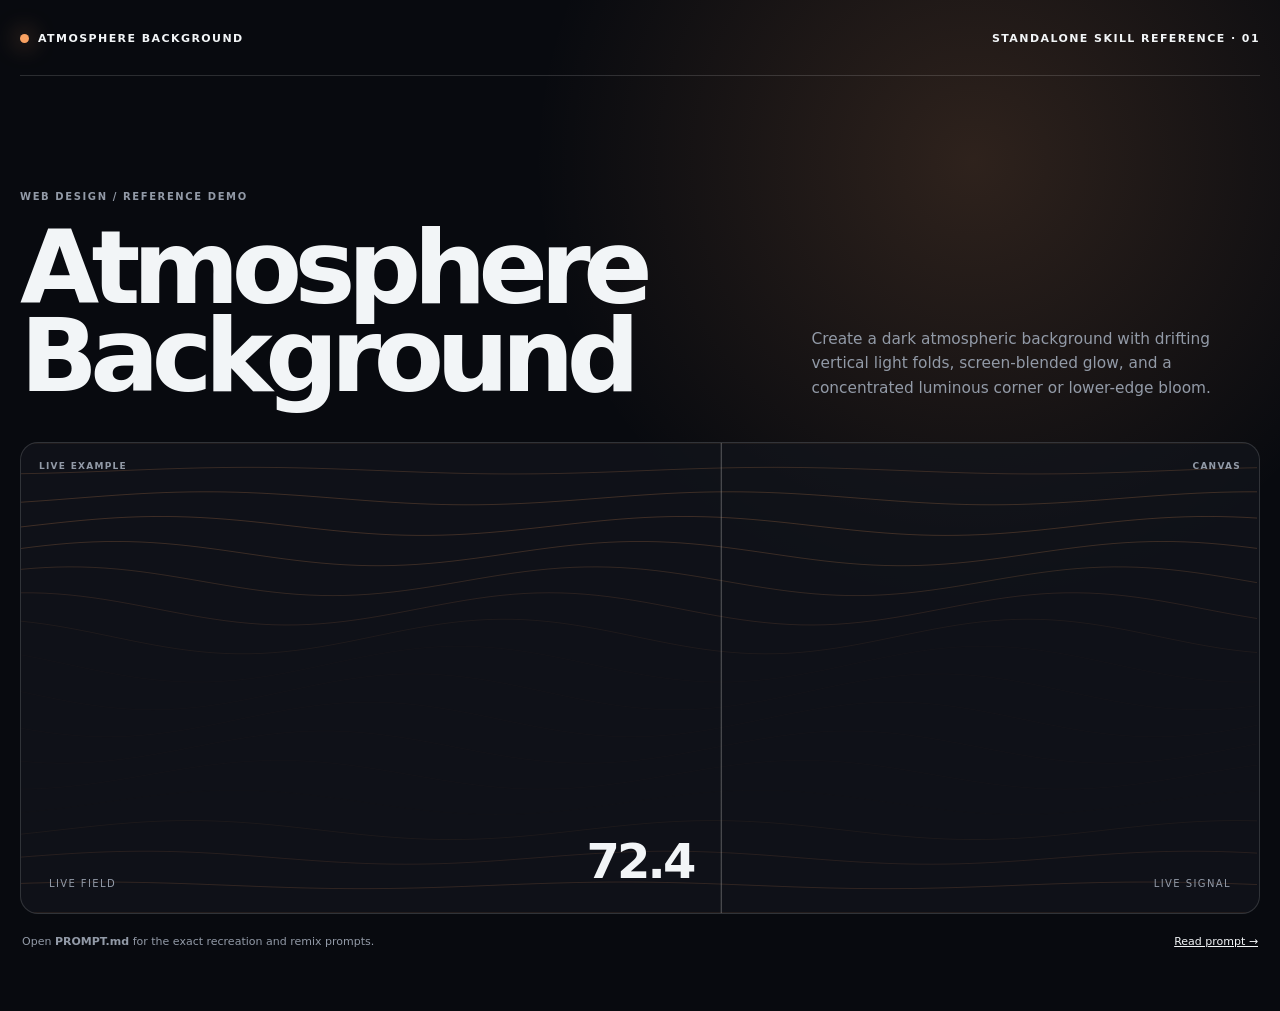
<file: .claude/skills/atmosphere-background/demo/index.html>
<!doctype html>
<html lang="en">
<head>
  <meta charset="utf-8">
  <meta name="viewport" content="width=device-width, initial-scale=1">
  <link rel="icon" href="data:,">
  <title>Atmosphere Background · Skill Demo</title>
  <style>:root{--bg:#080a0f;--panel:rgba(18,21,29,.72);--panelStrong:#121620;--ink:#f2f5f7;--muted:#929aa7;--line:rgba(255,255,255,.14);--accent:hsl(25 92% 68%);font-family:Inter,ui-sans-serif,system-ui,-apple-system,BlinkMacSystemFont,"Segoe UI",sans-serif;color:var(--ink);background:var(--bg)}
*{box-sizing:border-box}html{background:var(--bg);scroll-behavior:smooth}body{min-width:320px;margin:0;background:radial-gradient(circle at var(--mx,76%) var(--my,16%),color-mix(in srgb,var(--accent) 16%,transparent),transparent 34%),var(--bg);color:var(--ink)}button,a{font:inherit;color:inherit}button{border:1px solid var(--line);border-radius:999px;padding:11px 15px;background:var(--panel);cursor:pointer}button:hover,button:focus-visible{border-color:var(--accent);outline:2px solid color-mix(in srgb,var(--accent) 42%,transparent);outline-offset:3px}.shell{width:min(1280px,calc(100% - 40px));min-height:100svh;margin:auto;padding:22px 0 40px}.topbar{display:flex;align-items:center;justify-content:space-between;padding:10px 0 30px;border-bottom:1px solid var(--line);font-size:11px;font-weight:700;letter-spacing:.13em;text-transform:uppercase}.brand{display:flex;gap:9px;align-items:center}.brand i{width:9px;height:9px;border-radius:50%;background:var(--accent);box-shadow:0 0 24px var(--accent)}.topbar a{text-decoration:none}.intro{display:grid;grid-template-columns:minmax(0,1.25fr) minmax(260px,.75fr);gap:44px;align-items:end;padding:clamp(54px,9vw,116px) 0 42px}.intro small{display:block;margin-bottom:22px;color:var(--muted);font-size:10px;font-weight:700;letter-spacing:.16em;text-transform:uppercase}.intro h1{max-width:11ch;margin:0;font-size:clamp(48px,8vw,112px);font-weight:580;letter-spacing:-.075em;line-height:.86}.intro p{max-width:48ch;margin:0;color:var(--muted);font-size:clamp(14px,1.2vw,18px);line-height:1.6}.showcase{position:relative;min-height:470px;overflow:hidden;border:1px solid var(--line);border-radius:18px;background:var(--panel);isolation:isolate}.showcaseHeader{position:absolute;z-index:5;top:18px;right:18px;left:18px;display:flex;justify-content:space-between;color:var(--muted);font-size:9px;font-weight:700;letter-spacing:.14em;text-transform:uppercase;pointer-events:none}.layoutStudy{display:grid;grid-template-columns:1.15fr .85fr;min-height:470px}.layoutHero{display:flex;flex-direction:column;justify-content:flex-end;padding:clamp(28px,5vw,70px);border-right:1px solid var(--line)}.layoutHero>span,.kicker{color:var(--muted);font-size:10px;font-weight:700;letter-spacing:.14em;text-transform:uppercase}.layoutHero h2,.landing h2{max-width:9ch;margin:18px 0;font-size:clamp(42px,6vw,84px);line-height:.9;letter-spacing:-.065em}.layoutHero p,.landing p{max-width:38ch;color:var(--muted);line-height:1.55}.layoutCards{display:grid;grid-template-rows:repeat(3,1fr)}.layoutCards article{display:flex;align-items:end;justify-content:space-between;padding:26px;border-bottom:1px solid var(--line)}.layoutCards article:last-child{border:0}.layoutCards b{color:var(--accent);font-size:34px}.layoutCards span{text-transform:uppercase;font-size:10px;letter-spacing:.15em}.pricing{display:grid;grid-template-columns:repeat(3,1fr);gap:1px;min-height:470px;background:var(--line)}.pricing article{display:flex;flex-direction:column;padding:80px 28px 28px;background:var(--panelStrong)}.pricing article.featured{background:linear-gradient(160deg,color-mix(in srgb,var(--accent) 20%,var(--panelStrong)),var(--panelStrong))}.pricing p{font-size:11px;letter-spacing:.13em;text-transform:uppercase}.pricing strong{margin:24px 0 8px;font-size:56px;letter-spacing:-.06em}.pricing span{color:var(--muted)}.pricing button{margin-top:auto}.landing{display:flex;min-height:470px;flex-direction:column;justify-content:center;padding:clamp(40px,8vw,100px);background:radial-gradient(circle at 75% 36%,color-mix(in srgb,var(--accent) 45%,transparent),transparent 24%)}.landing .actions{display:flex;gap:10px;margin-top:24px}.landing .actions button:first-child{color:var(--bg);background:var(--ink)}.landing .proof{display:flex;gap:28px;margin-top:54px;color:var(--muted);font-size:11px}.marquee{display:flex;min-height:470px;align-items:center;overflow:hidden;-webkit-mask-image:linear-gradient(90deg,transparent,#000 15%,#000 85%,transparent);mask-image:linear-gradient(90deg,transparent,#000 15%,#000 85%,transparent)}.marqueeTrack{display:flex;width:max-content;animation:marquee 18s linear infinite}.marqueeTrack span{min-width:220px;padding:34px;border:1px solid var(--line);font-size:22px;font-weight:700;letter-spacing:-.04em;text-align:center}.iconGrid,.contactSheet{display:grid;grid-template-columns:repeat(3,1fr);gap:1px;min-height:470px;background:var(--line)}.iconGrid article,.contactSheet article{position:relative;padding:70px 28px 28px;background:var(--panelStrong)}.number{position:absolute;top:22px;right:22px;color:var(--accent);font-size:11px}.glyph{display:grid;width:110px;height:110px;place-items:center;margin:30px auto;border:1px solid var(--line);border-radius:34px;background:linear-gradient(145deg,color-mix(in srgb,var(--accent) 20%,transparent),transparent);font-size:48px}.iconGrid h3{text-align:center}.contactSheet .asset{height:280px;margin-bottom:22px;border-radius:2px;background-size:cover}.assetOne{background:radial-gradient(circle at 70% 30%,#d9f7ff,transparent 20%),linear-gradient(145deg,#203962,#8db3d6 48%,#d7d5c8)}.assetTwo{background:radial-gradient(circle at 50% 28%,#f1c6a2 0 10%,transparent 11%),linear-gradient(120deg,#1b2738,#754c5a 52%,#e1a77f)}.assetThree{background:repeating-radial-gradient(circle at 30% 65%,#c8b8ff 0 9px,#4c4274 10px 18px,#151629 19px 29px)}.contactSheet b,.contactSheet span{display:block}.contactSheet span{margin-top:8px;color:var(--muted);font-size:11px}.surfaceStudy{display:grid;grid-template-columns:1.4fr .6fr;grid-template-rows:1fr auto;gap:18px;min-height:470px;padding:70px 24px 24px}.surfaceStudy article{border:1px solid var(--line);border-radius:20px;background:linear-gradient(145deg,color-mix(in srgb,var(--accent) 12%,var(--panelStrong)),var(--panelStrong))}.surfaceHero{display:flex;grid-row:1/3;flex-direction:column;justify-content:flex-end;padding:42px}.surfaceHero strong{max-width:8ch;margin-top:20px;font-size:clamp(40px,5vw,72px);line-height:.92;letter-spacing:-.06em}.surfaceHero span,.surfaceCard span{color:var(--muted);font-size:10px;letter-spacing:.14em;text-transform:uppercase}.surfaceCard{display:flex;flex-direction:column;padding:26px}.surfaceCard b{margin:auto 0 4px;font-size:56px}.surfaceCard small{color:var(--muted)}.surfaceControl{align-self:end}.motionStage{display:flex;min-height:470px;flex-direction:column;justify-content:center;padding:70px clamp(28px,7vw,90px)}.maskLine{overflow:hidden;margin:0;font-size:clamp(44px,7vw,98px);font-weight:600;letter-spacing:-.075em;line-height:.84}.maskLine span{display:block;transform:translateY(110%);animation:wordIn .8s cubic-bezier(.16,1,.3,1) forwards}.maskLine:nth-child(2) span{animation-delay:.12s}.maskLine:nth-child(3) span{animation-delay:.24s}.accentLine{color:var(--accent)}.timeline{display:flex;gap:8px;margin:42px 0 20px}.timeline i{width:58px;height:3px;background:var(--line);transform-origin:left;animation:grow .8s .42s both}.timeline i:nth-child(2){animation-delay:.54s}.timeline i:nth-child(3){animation-delay:.66s}.timeline i:nth-child(4){animation-delay:.78s}.replay{width:max-content}.visualization{position:relative;min-height:470px}.visualization canvas{position:absolute;inset:0;width:100%;height:100%}.vizMeta{position:absolute;right:28px;bottom:24px;left:28px;display:grid;grid-template-columns:1fr auto 1fr;align-items:end;color:var(--muted);font-size:10px;letter-spacing:.14em;text-transform:uppercase}.vizMeta strong{color:var(--ink);font-size:48px;letter-spacing:-.06em}.vizMeta span:last-child{text-align:right}.simulation{position:relative;min-height:470px}.goo{position:absolute;inset:0;width:100%;height:100%}.goo circle{fill:var(--accent)}.orbA{animation:orbA 4.4s ease-in-out infinite alternate}.orbB{animation:orbB 5.1s ease-in-out infinite alternate}.reset{position:absolute;right:24px;bottom:24px}.demoNote{display:flex;justify-content:space-between;gap:24px;padding:20px 2px;color:var(--muted);font-size:11px;line-height:1.5}.demoNote a{color:var(--ink)}
.pricingWrap{min-height:470px;padding-top:52px}.billingBar{display:flex;align-items:center;justify-content:space-between;min-height:58px;padding:8px 20px;border-top:1px solid var(--line);color:var(--muted);font-size:10px;letter-spacing:.12em;text-transform:uppercase}.billingBar .billingToggle{padding:8px 12px;background:var(--panelStrong);font-size:10px}.pricingWrap .pricing{min-height:360px}.pricingWrap .pricing article{padding:42px 28px 28px}.vizMeta button{justify-self:end;padding:8px 11px;font-size:9px;letter-spacing:.1em;text-transform:uppercase}

@keyframes marquee{to{transform:translateX(-50%)}}@keyframes wordIn{to{transform:translateY(0)}}@keyframes grow{from{transform:scaleX(0)}to{transform:scaleX(1)}}@keyframes orbA{to{transform:translate(-120px,70px)}}@keyframes orbB{to{transform:translate(80px,120px)}}@media(max-width:760px){.intro{grid-template-columns:1fr;padding-top:60px}.intro h1{font-size:54px}.layoutStudy,.pricing,.iconGrid,.contactSheet,.surfaceStudy{grid-template-columns:1fr}.layoutHero{border-right:0;border-bottom:1px solid var(--line)}.pricing article{min-height:320px}.surfaceHero{grid-row:auto}.showcase{min-height:540px}.topbar span:last-child{display:none}.demoNote{flex-direction:column}.landing .proof{flex-direction:column;gap:8px}.vizMeta{grid-template-columns:1fr auto}.vizMeta span:last-child{display:none}}@media(prefers-reduced-motion:reduce){html{scroll-behavior:auto}.marqueeTrack,.maskLine span,.timeline i,.orbA,.orbB{animation:none;transform:none}}</style>
</head>
<body data-kind="canvas" data-skill="atmosphere-background">
  <main class="shell">
    <nav class="topbar" aria-label="Demo navigation"><a class="brand" href="#"><i></i>Atmosphere Background</a><span>Standalone skill reference · 01</span></nav>
    <header class="intro">
      <div><small>web design / reference demo</small><h1>Atmosphere Background</h1></div>
      <p>Create a dark atmospheric background with drifting vertical light folds, screen-blended glow, and a concentrated luminous corner or lower-edge bloom.</p>
    </header>
    <section class="showcase" aria-label="Atmosphere Background demonstration">
      <div class="showcaseHeader"><span>Live example</span><span>canvas</span></div>
<div class="visualization">
  <canvas aria-label="Atmosphere Background procedural visualization"></canvas>
  <div class="vizMeta"><span>Live field</span><strong>72.4</strong><span>Live signal</span></div>
</div>
    </section>
    <footer class="demoNote"><span>Open <strong>PROMPT.md</strong> for the exact recreation and remix prompts.</span><a href="PROMPT.md">Read prompt →</a></footer>
  </main>
  <script>const reduced=matchMedia("(prefers-reduced-motion: reduce)").matches;addEventListener("pointermove",event=>{document.body.style.setProperty("--mx",event.clientX+"px");document.body.style.setProperty("--my",event.clientY+"px")},{passive:true});const billing=document.querySelector(".billingToggle");if(billing)billing.addEventListener("click",()=>{const annual=billing.getAttribute("aria-pressed")!=="true";billing.setAttribute("aria-pressed",String(annual));billing.textContent=annual?"Show monthly pricing":"Show annual pricing";document.querySelectorAll(".pricing strong").forEach(price=>price.textContent=annual?price.dataset.annual:price.dataset.monthly)});const replay=document.querySelector(".replay");if(replay)replay.addEventListener("click",()=>{document.querySelectorAll(".maskLine span,.timeline i").forEach(node=>{node.style.animation="none";node.offsetHeight;node.style.animation=""})});const reset=document.querySelector(".reset");if(reset)reset.addEventListener("click",()=>document.querySelectorAll(".orbA,.orbB").forEach(node=>{node.style.animation="none";node.offsetHeight;node.style.animation=""}));const canvas=document.querySelector("canvas");if(canvas&&!reduced){const context=canvas.getContext("2d");let width=0,height=0,frame=0,time=0;const mode="field";const bodies=Array.from({length:14},(_,i)=>({x:80+(i%7)*92,y:40+Math.floor(i/7)*70,vx:(i%3-1)*.7,vy:0,r:12+(i%4)*5}));const resetBodies=()=>bodies.forEach((body,i)=>{body.x=40+(i%7)*Math.max(32,(width-80)/6);body.y=35+Math.floor(i/7)*58;body.vx=(i%3-1)*.7;body.vy=0});const resetBodiesButton=document.querySelector(".resetBodies");if(resetBodiesButton)resetBodiesButton.addEventListener("click",resetBodies);const resize=()=>{const rect=canvas.getBoundingClientRect();const ratio=Math.min(devicePixelRatio||1,2);width=rect.width;height=rect.height;canvas.width=Math.round(width*ratio);canvas.height=Math.round(height*ratio);context.setTransform(ratio,0,0,ratio,0,0)};const draw=()=>{frame=requestAnimationFrame(draw);time+=.008;context.clearRect(0,0,width,height);const accent=getComputedStyle(document.documentElement).getPropertyValue("--accent").trim();if(mode==="globe"){const radius=Math.min(width,height)*.29;const cx=width*.5,cy=height*.47;context.fillStyle=accent;for(let i=0;i<360;i++){const phi=Math.acos(1-2*(i+.5)/360);const theta=Math.PI*(1+Math.sqrt(5))*i+time;const x=Math.sin(phi)*Math.cos(theta);const y=Math.cos(phi);const z=Math.sin(phi)*Math.sin(theta);const scale=(z+1.7)/2.7;context.globalAlpha=.16+.74*scale;context.beginPath();context.arc(cx+x*radius,cy+y*radius,Math.max(.7,2.2*scale),0,Math.PI*2);context.fill()}context.globalAlpha=.16;context.strokeStyle=accent;context.beginPath();context.ellipse(cx,cy+radius*.18,radius*1.34,radius*.34,time*.4,0,Math.PI*2);context.stroke()}else if(mode==="object"){const size=Math.min(width,height)*.24,cx=width*.5,cy=height*.48;const vertices=[[-1,-1,-1],[1,-1,-1],[1,1,-1],[-1,1,-1],[-1,-1,1],[1,-1,1],[1,1,1],[-1,1,1]];const edges=[[0,1],[1,2],[2,3],[3,0],[4,5],[5,6],[6,7],[7,4],[0,4],[1,5],[2,6],[3,7]];const points=vertices.map(([x,y,z])=>{const a=time*1.1,b=time*.73;const x1=x*Math.cos(a)-z*Math.sin(a),z1=x*Math.sin(a)+z*Math.cos(a),y1=y*Math.cos(b)-z1*Math.sin(b),z2=y*Math.sin(b)+z1*Math.cos(b),p=3.8/(z2+5);return{x:cx+x1*size*p,y:cy+y1*size*p,z:z2,p}});context.strokeStyle=accent;context.lineWidth=1.4;context.shadowColor=accent;context.shadowBlur=12;for(const [a,b] of edges){context.globalAlpha=.25+.45*((points[a].z+points[b].z+4)/8);context.beginPath();context.moveTo(points[a].x,points[a].y);context.lineTo(points[b].x,points[b].y);context.stroke()}context.fillStyle=accent;for(const point of points){context.globalAlpha=.55+.35*(point.z+2)/4;context.beginPath();context.arc(point.x,point.y,3.2*point.p,0,Math.PI*2);context.fill()}context.shadowBlur=0}else if(mode==="matter"){context.fillStyle=accent;for(const body of bodies){body.vy+=.16;body.x+=body.vx;body.y+=body.vy;if(body.x<body.r||body.x>width-body.r){body.vx*=-.94;body.x=Math.max(body.r,Math.min(width-body.r,body.x))}if(body.y>height-body.r-30){body.y=height-body.r-30;body.vy*=-.78}context.globalAlpha=.28+.45*(body.r/32);context.beginPath();context.arc(body.x,body.y,body.r,0,Math.PI*2);context.fill()}context.globalAlpha=.22;context.fillRect(0,height-31,width,1)}else{context.strokeStyle=accent;context.lineWidth=1;for(let i=0;i<18;i++){const y=(i/17)*height;context.globalAlpha=.08+.12*Math.sin(time+i*.4);context.beginPath();for(let x=0;x<=width;x+=12){const wave=Math.sin(x*.012+i*.54+time*3)*18*Math.sin(i/17*Math.PI);context.lineTo(x,y+wave)}context.stroke()}context.globalAlpha=.65;const x=width*(.52+.16*Math.sin(time*.6));const gradient=context.createLinearGradient(x,0,x+2,0);gradient.addColorStop(0,"transparent");gradient.addColorStop(.5,"white");gradient.addColorStop(1,"transparent");context.fillStyle=gradient;context.fillRect(x,0,3,height)}};resize();new ResizeObserver(resize).observe(canvas);const visibility=()=>{if(document.hidden){cancelAnimationFrame(frame);frame=0}else if(!frame)draw()};document.addEventListener("visibilitychange",visibility);draw();}</script>
</body>
</html>
</file>
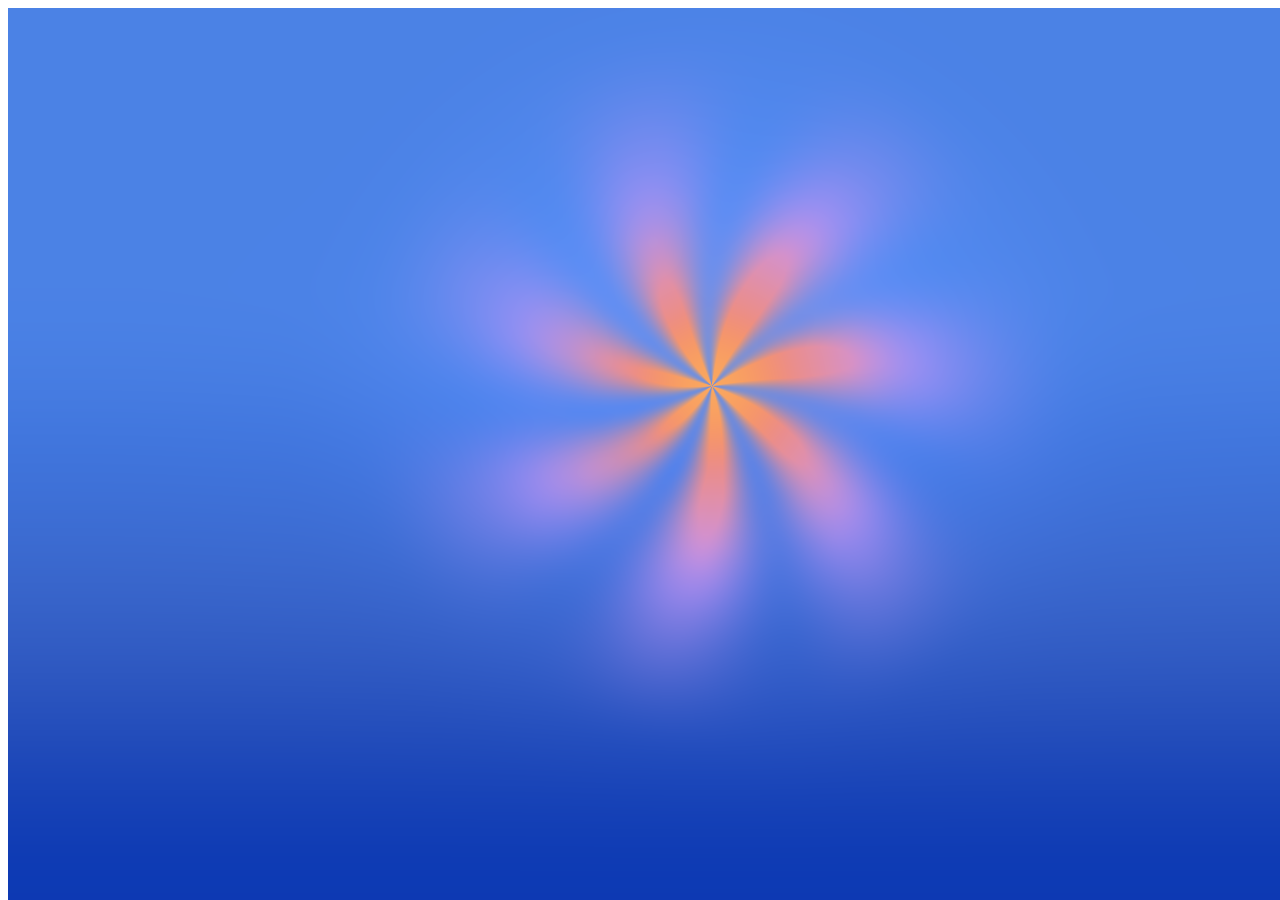
<file: .claude/skills/background-grid-webgl/demo/index.html>
<!doctype html>
<html lang="en">
<head>
  <meta charset="utf-8">
  <meta name="viewport" content="width=device-width, initial-scale=1">
  <meta name="neuform-sandboxed-demo" content="1">
  <meta http-equiv="Content-Security-Policy" content="default-src 'none'; connect-src 'self'; frame-src 'self'; script-src 'unsafe-inline'; style-src 'unsafe-inline'; base-uri 'none'; form-action 'none'; object-src 'none'">
  <title>Sandboxed Neuform demo</title>
  <style>
    html, body, iframe { width: 100%; height: 100%; margin: 0; border: 0; }
    body { overflow: hidden; background: #0b0b0b; }
    iframe { display: block; background: white; }
    .error { box-sizing: border-box; min-height: 100%; padding: 32px; color: #fff; font: 16px/1.5 system-ui, sans-serif; }
  </style>
</head>
<body>
  <iframe id="neuform-demo" title="Sandboxed Neuform design demo" sandbox="allow-scripts" referrerpolicy="no-referrer"></iframe>
  <script>
    const encodedHtml = "[base64]";
    const assetFiles = ["assets/page-01-2f563338-39fa-47ea-9761-658d4f3f84db-1600w.jpg","assets/page-02-4f5668c5-fc4a-44e0-bc5e-a664189d3c31-1600w.jpg","assets/page-03-77415a2e-dcbc-4748-a29d-fced4821881a-1600w.jpg","assets/page-04-c92852bb-a510-405a-85ab-ffa0fde136a4-1600w.jpg"];
    const runtimeFiles = ["../../../../assets/runtime/runtime-163ebd087cfc-iconify-icon-min.js","../../../../assets/runtime/runtime-ccc8894b3418-runtime.js"];
    const frame = document.getElementById("neuform-demo");
    const decodeBytes = (value) => Uint8Array.from(atob(value), (character) => character.charCodeAt(0));
    const decode = (value) => new TextDecoder().decode(decodeBytes(value));
    const encodeBytes = (bytes) => {
      let binary = "";
      for (let index = 0; index < bytes.length; index += 32768) {
        binary += String.fromCharCode(...bytes.subarray(index, index + 32768));
      }
      return btoa(binary);
    };
    const mediaTypes = {
      avif: "image/avif",
      gif: "image/gif",
      jpg: "image/jpeg",
      jpeg: "image/jpeg",
      mp4: "video/mp4",
      png: "image/png",
      webm: "video/webm",
      webp: "image/webp"
    };
    const loadAsset = async (file) => {
      const response = await fetch(file, { cache: "no-store", credentials: "omit", redirect: "error" });
      if (!response.ok) throw new Error("Could not load local demo asset: " + file);
      const extension = file.split(".").pop().toLowerCase();
      const contentType = mediaTypes[extension] || "application/octet-stream";
      const bytes = new Uint8Array(await response.arrayBuffer());
      return { base64: encodeBytes(bytes), contentType, file, kind: "asset" };
    };
    Promise.allSettled(assetFiles.map(loadAsset)).then((results) => {
      const runtimeSources = runtimeFiles.map((file) => new URL(file, location.href).href).join(" ");
      const source = decode(encodedHtml).replace("__NEUFORM_RUNTIME_SOURCES__", runtimeSources);
      const mediaAssets = [];
      for (const result of results) {
        if (result.status !== "fulfilled") continue;
        mediaAssets.push(result.value);
      }
      frame.addEventListener("load", () => {
        frame.contentWindow.postMessage({ type: "neuform-assets-v1", assets: mediaAssets }, "*");
      }, { once: true });
      frame.srcdoc = source;
    }).catch((error) => {
      document.body.innerHTML = '<div class="error">Unable to load this sandboxed demo.</div>';
      console.error(error);
    });
  </script>
</body>
</html>
</file>
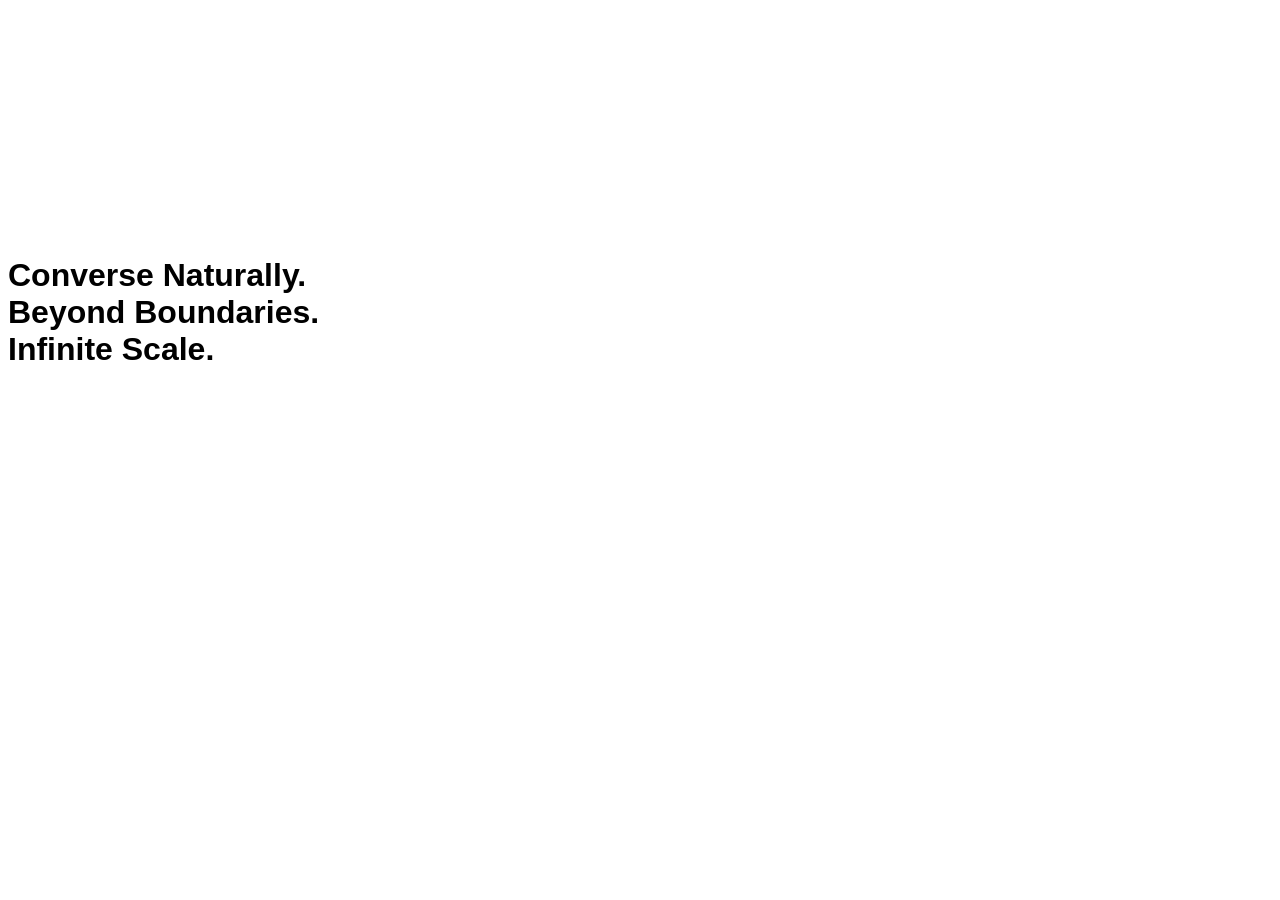
<file: .claude/skills/beautiful-shadows/demo/index.html>
<!doctype html>
<html lang="en">
<head>
  <meta charset="utf-8">
  <meta name="viewport" content="width=device-width, initial-scale=1">
  <meta name="neuform-sandboxed-demo" content="1">
  <meta http-equiv="Content-Security-Policy" content="default-src 'none'; connect-src 'self'; frame-src 'self'; script-src 'unsafe-inline'; style-src 'unsafe-inline'; base-uri 'none'; form-action 'none'; object-src 'none'">
  <title>Sandboxed Neuform demo</title>
  <style>
    html, body, iframe { width: 100%; height: 100%; margin: 0; border: 0; }
    body { overflow: hidden; background: #0b0b0b; }
    iframe { display: block; background: white; }
    .error { box-sizing: border-box; min-height: 100%; padding: 32px; color: #fff; font: 16px/1.5 system-ui, sans-serif; }
  </style>
</head>
<body>
  <iframe id="neuform-demo" title="Sandboxed Neuform design demo" sandbox="allow-scripts" referrerpolicy="no-referrer"></iframe>
  <script>
    const encodedHtml = "[base64]/[base64]";
    const assetFiles = [];
    const runtimeFiles = ["../../../../assets/runtime/runtime-027051effa47-gsap-min.js","../../../../assets/runtime/runtime-163ebd087cfc-iconify-icon-min.js","../../../../assets/runtime/runtime-25023b521d77-three-min.js","../../../../assets/runtime/runtime-689ca8dda44c-scrolltrigger-min.js","../../../../assets/runtime/runtime-ccc8894b3418-runtime.js"];
    const frame = document.getElementById("neuform-demo");
    const decodeBytes = (value) => Uint8Array.from(atob(value), (character) => character.charCodeAt(0));
    const decode = (value) => new TextDecoder().decode(decodeBytes(value));
    const encodeBytes = (bytes) => {
      let binary = "";
      for (let index = 0; index < bytes.length; index += 32768) {
        binary += String.fromCharCode(...bytes.subarray(index, index + 32768));
      }
      return btoa(binary);
    };
    const mediaTypes = {
      avif: "image/avif",
      gif: "image/gif",
      jpg: "image/jpeg",
      jpeg: "image/jpeg",
      mp4: "video/mp4",
      png: "image/png",
      webm: "video/webm",
      webp: "image/webp"
    };
    const loadAsset = async (file) => {
      const response = await fetch(file, { cache: "no-store", credentials: "omit", redirect: "error" });
      if (!response.ok) throw new Error("Could not load local demo asset: " + file);
      const extension = file.split(".").pop().toLowerCase();
      const contentType = mediaTypes[extension] || "application/octet-stream";
      const bytes = new Uint8Array(await response.arrayBuffer());
      return { base64: encodeBytes(bytes), contentType, file, kind: "asset" };
    };
    Promise.allSettled(assetFiles.map(loadAsset)).then((results) => {
      const runtimeSources = runtimeFiles.map((file) => new URL(file, location.href).href).join(" ");
      const source = decode(encodedHtml).replace("__NEUFORM_RUNTIME_SOURCES__", runtimeSources);
      const mediaAssets = [];
      for (const result of results) {
        if (result.status !== "fulfilled") continue;
        mediaAssets.push(result.value);
      }
      frame.addEventListener("load", () => {
        frame.contentWindow.postMessage({ type: "neuform-assets-v1", assets: mediaAssets }, "*");
      }, { once: true });
      frame.srcdoc = source;
    }).catch((error) => {
      document.body.innerHTML = '<div class="error">Unable to load this sandboxed demo.</div>';
      console.error(error);
    });
  </script>
</body>
</html>
</file>
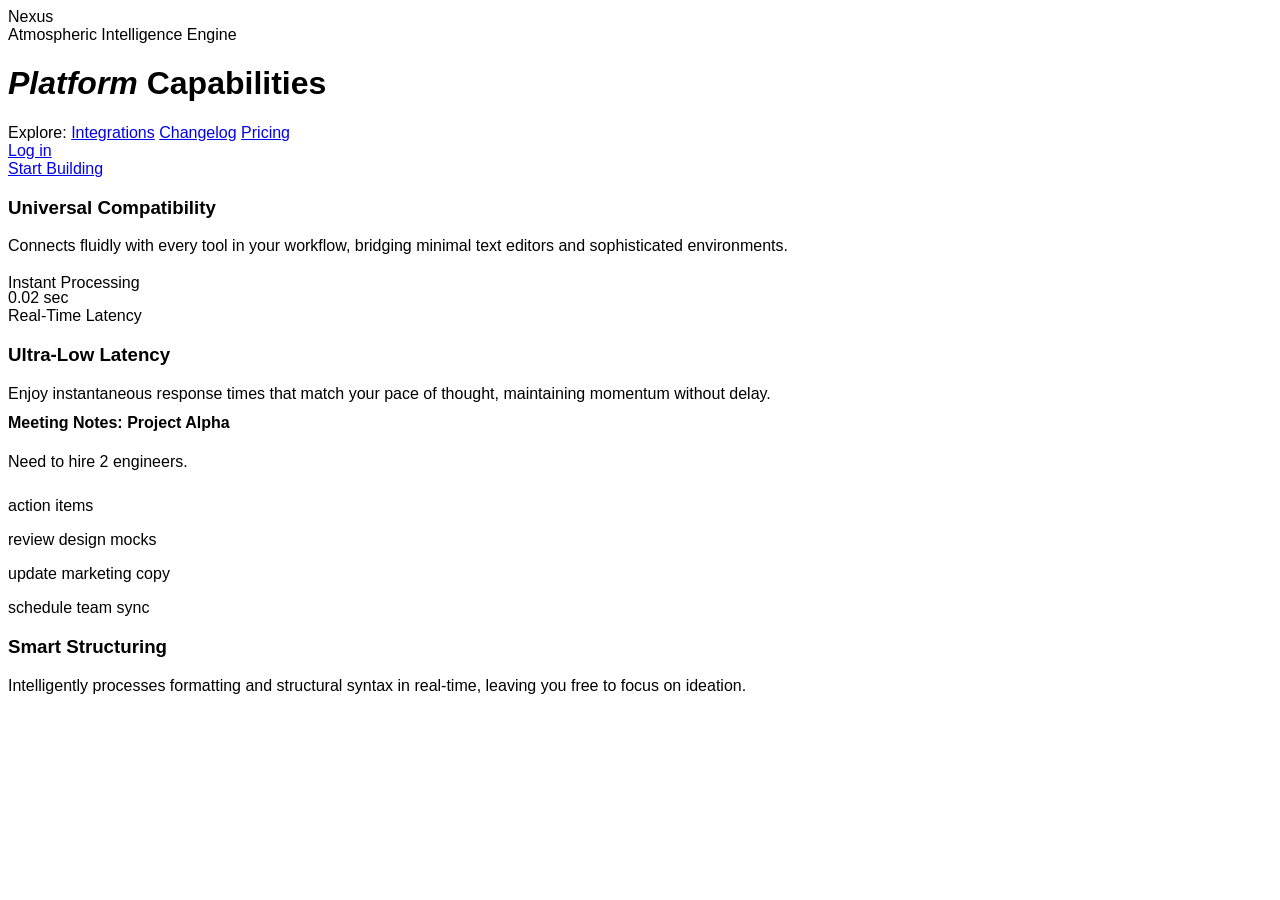
<file: .claude/skills/blue-cloudy-clean-modern/demo/index.html>
<!doctype html>
<html lang="en">
<head>
  <meta charset="utf-8">
  <meta name="viewport" content="width=device-width, initial-scale=1">
  <meta name="neuform-sandboxed-demo" content="1">
  <meta http-equiv="Content-Security-Policy" content="default-src 'none'; connect-src 'self'; frame-src 'self'; script-src 'unsafe-inline'; style-src 'unsafe-inline'; base-uri 'none'; form-action 'none'; object-src 'none'">
  <title>Sandboxed Neuform demo</title>
  <style>
    html, body, iframe { width: 100%; height: 100%; margin: 0; border: 0; }
    body { overflow: hidden; background: #0b0b0b; }
    iframe { display: block; background: white; }
    .error { box-sizing: border-box; min-height: 100%; padding: 32px; color: #fff; font: 16px/1.5 system-ui, sans-serif; }
  </style>
</head>
<body>
  <iframe id="neuform-demo" title="Sandboxed Neuform design demo" sandbox="allow-scripts" referrerpolicy="no-referrer"></iframe>
  <script>
    const encodedHtml = "[base64]/[base64]";
    const assetFiles = [];
    const runtimeFiles = ["../../../../assets/runtime/runtime-163ebd087cfc-iconify-icon-min.js","../../../../assets/runtime/runtime-ccc8894b3418-runtime.js"];
    const frame = document.getElementById("neuform-demo");
    const decodeBytes = (value) => Uint8Array.from(atob(value), (character) => character.charCodeAt(0));
    const decode = (value) => new TextDecoder().decode(decodeBytes(value));
    const encodeBytes = (bytes) => {
      let binary = "";
      for (let index = 0; index < bytes.length; index += 32768) {
        binary += String.fromCharCode(...bytes.subarray(index, index + 32768));
      }
      return btoa(binary);
    };
    const mediaTypes = {
      avif: "image/avif",
      gif: "image/gif",
      jpg: "image/jpeg",
      jpeg: "image/jpeg",
      mp4: "video/mp4",
      png: "image/png",
      webm: "video/webm",
      webp: "image/webp"
    };
    const loadAsset = async (file) => {
      const response = await fetch(file, { cache: "no-store", credentials: "omit", redirect: "error" });
      if (!response.ok) throw new Error("Could not load local demo asset: " + file);
      const extension = file.split(".").pop().toLowerCase();
      const contentType = mediaTypes[extension] || "application/octet-stream";
      const bytes = new Uint8Array(await response.arrayBuffer());
      return { base64: encodeBytes(bytes), contentType, file, kind: "asset" };
    };
    Promise.allSettled(assetFiles.map(loadAsset)).then((results) => {
      const runtimeSources = runtimeFiles.map((file) => new URL(file, location.href).href).join(" ");
      const source = decode(encodedHtml).replace("__NEUFORM_RUNTIME_SOURCES__", runtimeSources);
      const mediaAssets = [];
      for (const result of results) {
        if (result.status !== "fulfilled") continue;
        mediaAssets.push(result.value);
      }
      frame.addEventListener("load", () => {
        frame.contentWindow.postMessage({ type: "neuform-assets-v1", assets: mediaAssets }, "*");
      }, { once: true });
      frame.srcdoc = source;
    }).catch((error) => {
      document.body.innerHTML = '<div class="error">Unable to load this sandboxed demo.</div>';
      console.error(error);
    });
  </script>
</body>
</html>
</file>
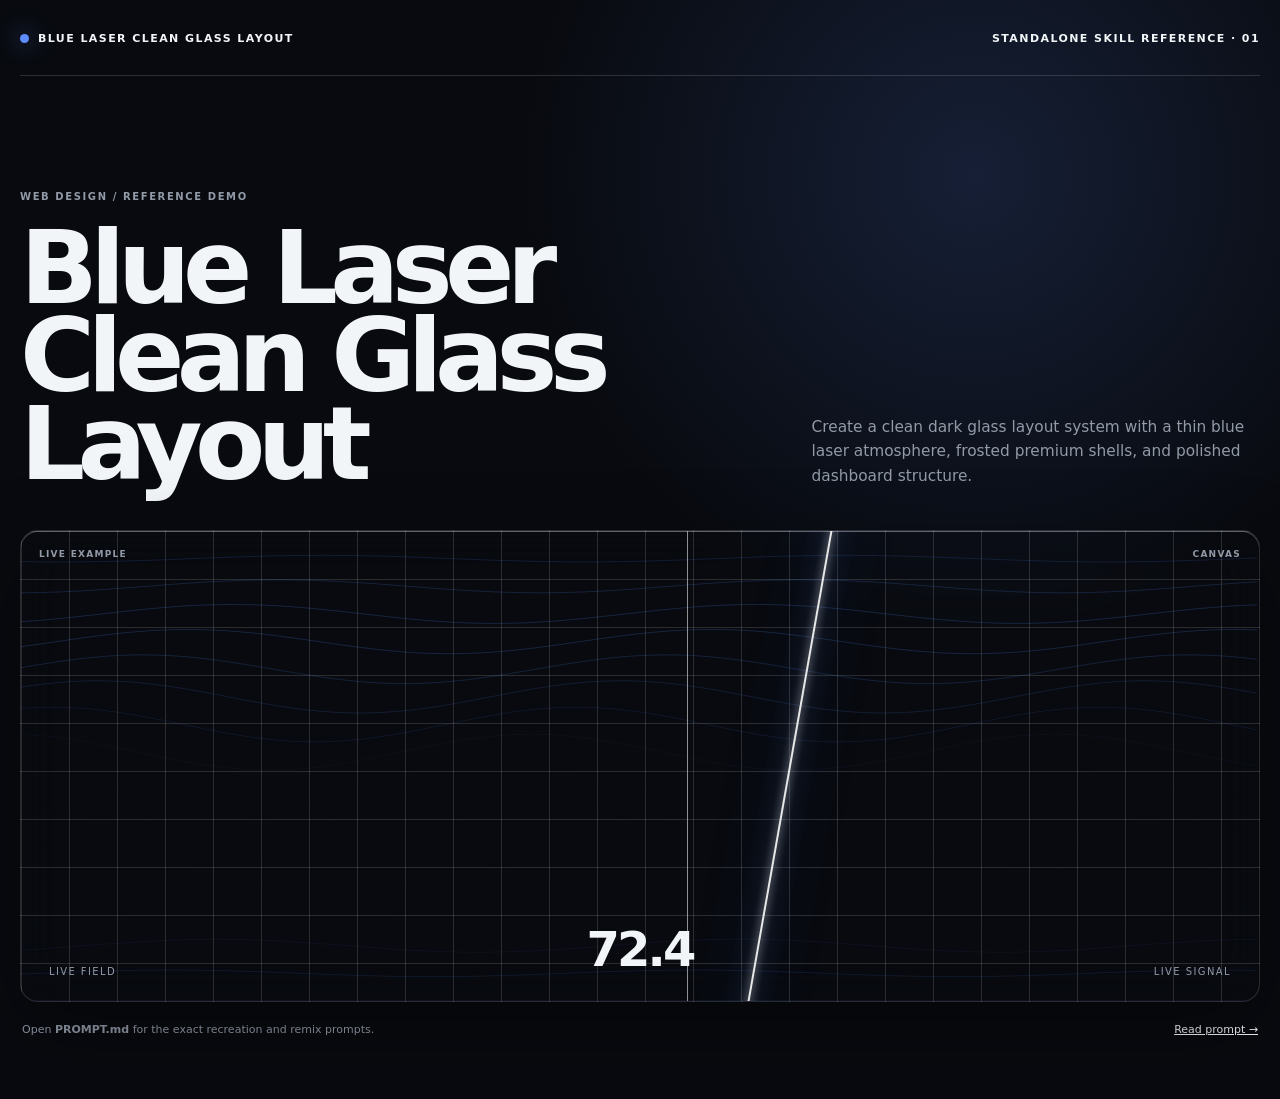
<file: .claude/skills/blue-laser-clean-glass-layout/demo/index.html>
<!doctype html>
<html lang="en">
<head>
  <meta charset="utf-8">
  <meta name="viewport" content="width=device-width, initial-scale=1">
  <link rel="icon" href="data:,">
  <title>Blue Laser Clean Glass Layout · Skill Demo</title>
  <style>:root{--bg:#080a0f;--panel:rgba(18,21,29,.72);--panelStrong:#121620;--ink:#f2f5f7;--muted:#929aa7;--line:rgba(255,255,255,.14);--accent:#5d8dff;font-family:Inter,ui-sans-serif,system-ui,-apple-system,BlinkMacSystemFont,"Segoe UI",sans-serif;color:var(--ink);background:var(--bg)}
*{box-sizing:border-box}html{background:var(--bg);scroll-behavior:smooth}body{min-width:320px;margin:0;background:radial-gradient(circle at var(--mx,76%) var(--my,16%),color-mix(in srgb,var(--accent) 16%,transparent),transparent 34%),var(--bg);color:var(--ink)}button,a{font:inherit;color:inherit}button{border:1px solid var(--line);border-radius:999px;padding:11px 15px;background:var(--panel);cursor:pointer}button:hover,button:focus-visible{border-color:var(--accent);outline:2px solid color-mix(in srgb,var(--accent) 42%,transparent);outline-offset:3px}.shell{width:min(1280px,calc(100% - 40px));min-height:100svh;margin:auto;padding:22px 0 40px}.topbar{display:flex;align-items:center;justify-content:space-between;padding:10px 0 30px;border-bottom:1px solid var(--line);font-size:11px;font-weight:700;letter-spacing:.13em;text-transform:uppercase}.brand{display:flex;gap:9px;align-items:center}.brand i{width:9px;height:9px;border-radius:50%;background:var(--accent);box-shadow:0 0 24px var(--accent)}.topbar a{text-decoration:none}.intro{display:grid;grid-template-columns:minmax(0,1.25fr) minmax(260px,.75fr);gap:44px;align-items:end;padding:clamp(54px,9vw,116px) 0 42px}.intro small{display:block;margin-bottom:22px;color:var(--muted);font-size:10px;font-weight:700;letter-spacing:.16em;text-transform:uppercase}.intro h1{max-width:11ch;margin:0;font-size:clamp(48px,8vw,112px);font-weight:580;letter-spacing:-.075em;line-height:.86}.intro p{max-width:48ch;margin:0;color:var(--muted);font-size:clamp(14px,1.2vw,18px);line-height:1.6}.showcase{position:relative;min-height:470px;overflow:hidden;border:1px solid var(--line);border-radius:18px;background:var(--panel);isolation:isolate}.showcaseHeader{position:absolute;z-index:5;top:18px;right:18px;left:18px;display:flex;justify-content:space-between;color:var(--muted);font-size:9px;font-weight:700;letter-spacing:.14em;text-transform:uppercase;pointer-events:none}.layoutStudy{display:grid;grid-template-columns:1.15fr .85fr;min-height:470px}.layoutHero{display:flex;flex-direction:column;justify-content:flex-end;padding:clamp(28px,5vw,70px);border-right:1px solid var(--line)}.layoutHero>span,.kicker{color:var(--muted);font-size:10px;font-weight:700;letter-spacing:.14em;text-transform:uppercase}.layoutHero h2,.landing h2{max-width:9ch;margin:18px 0;font-size:clamp(42px,6vw,84px);line-height:.9;letter-spacing:-.065em}.layoutHero p,.landing p{max-width:38ch;color:var(--muted);line-height:1.55}.layoutCards{display:grid;grid-template-rows:repeat(3,1fr)}.layoutCards article{display:flex;align-items:end;justify-content:space-between;padding:26px;border-bottom:1px solid var(--line)}.layoutCards article:last-child{border:0}.layoutCards b{color:var(--accent);font-size:34px}.layoutCards span{text-transform:uppercase;font-size:10px;letter-spacing:.15em}.pricing{display:grid;grid-template-columns:repeat(3,1fr);gap:1px;min-height:470px;background:var(--line)}.pricing article{display:flex;flex-direction:column;padding:80px 28px 28px;background:var(--panelStrong)}.pricing article.featured{background:linear-gradient(160deg,color-mix(in srgb,var(--accent) 20%,var(--panelStrong)),var(--panelStrong))}.pricing p{font-size:11px;letter-spacing:.13em;text-transform:uppercase}.pricing strong{margin:24px 0 8px;font-size:56px;letter-spacing:-.06em}.pricing span{color:var(--muted)}.pricing button{margin-top:auto}.landing{display:flex;min-height:470px;flex-direction:column;justify-content:center;padding:clamp(40px,8vw,100px);background:radial-gradient(circle at 75% 36%,color-mix(in srgb,var(--accent) 45%,transparent),transparent 24%)}.landing .actions{display:flex;gap:10px;margin-top:24px}.landing .actions button:first-child{color:var(--bg);background:var(--ink)}.landing .proof{display:flex;gap:28px;margin-top:54px;color:var(--muted);font-size:11px}.marquee{display:flex;min-height:470px;align-items:center;overflow:hidden;-webkit-mask-image:linear-gradient(90deg,transparent,#000 15%,#000 85%,transparent);mask-image:linear-gradient(90deg,transparent,#000 15%,#000 85%,transparent)}.marqueeTrack{display:flex;width:max-content;animation:marquee 18s linear infinite}.marqueeTrack span{min-width:220px;padding:34px;border:1px solid var(--line);font-size:22px;font-weight:700;letter-spacing:-.04em;text-align:center}.iconGrid,.contactSheet{display:grid;grid-template-columns:repeat(3,1fr);gap:1px;min-height:470px;background:var(--line)}.iconGrid article,.contactSheet article{position:relative;padding:70px 28px 28px;background:var(--panelStrong)}.number{position:absolute;top:22px;right:22px;color:var(--accent);font-size:11px}.glyph{display:grid;width:110px;height:110px;place-items:center;margin:30px auto;border:1px solid var(--line);border-radius:34px;background:linear-gradient(145deg,color-mix(in srgb,var(--accent) 20%,transparent),transparent);font-size:48px}.iconGrid h3{text-align:center}.contactSheet .asset{height:280px;margin-bottom:22px;border-radius:2px;background-size:cover}.assetOne{background:radial-gradient(circle at 70% 30%,#d9f7ff,transparent 20%),linear-gradient(145deg,#203962,#8db3d6 48%,#d7d5c8)}.assetTwo{background:radial-gradient(circle at 50% 28%,#f1c6a2 0 10%,transparent 11%),linear-gradient(120deg,#1b2738,#754c5a 52%,#e1a77f)}.assetThree{background:repeating-radial-gradient(circle at 30% 65%,#c8b8ff 0 9px,#4c4274 10px 18px,#151629 19px 29px)}.contactSheet b,.contactSheet span{display:block}.contactSheet span{margin-top:8px;color:var(--muted);font-size:11px}.surfaceStudy{display:grid;grid-template-columns:1.4fr .6fr;grid-template-rows:1fr auto;gap:18px;min-height:470px;padding:70px 24px 24px}.surfaceStudy article{border:1px solid var(--line);border-radius:20px;background:linear-gradient(145deg,color-mix(in srgb,var(--accent) 12%,var(--panelStrong)),var(--panelStrong))}.surfaceHero{display:flex;grid-row:1/3;flex-direction:column;justify-content:flex-end;padding:42px}.surfaceHero strong{max-width:8ch;margin-top:20px;font-size:clamp(40px,5vw,72px);line-height:.92;letter-spacing:-.06em}.surfaceHero span,.surfaceCard span{color:var(--muted);font-size:10px;letter-spacing:.14em;text-transform:uppercase}.surfaceCard{display:flex;flex-direction:column;padding:26px}.surfaceCard b{margin:auto 0 4px;font-size:56px}.surfaceCard small{color:var(--muted)}.surfaceControl{align-self:end}.motionStage{display:flex;min-height:470px;flex-direction:column;justify-content:center;padding:70px clamp(28px,7vw,90px)}.maskLine{overflow:hidden;margin:0;font-size:clamp(44px,7vw,98px);font-weight:600;letter-spacing:-.075em;line-height:.84}.maskLine span{display:block;transform:translateY(110%);animation:wordIn .8s cubic-bezier(.16,1,.3,1) forwards}.maskLine:nth-child(2) span{animation-delay:.12s}.maskLine:nth-child(3) span{animation-delay:.24s}.accentLine{color:var(--accent)}.timeline{display:flex;gap:8px;margin:42px 0 20px}.timeline i{width:58px;height:3px;background:var(--line);transform-origin:left;animation:grow .8s .42s both}.timeline i:nth-child(2){animation-delay:.54s}.timeline i:nth-child(3){animation-delay:.66s}.timeline i:nth-child(4){animation-delay:.78s}.replay{width:max-content}.visualization{position:relative;min-height:470px}.visualization canvas{position:absolute;inset:0;width:100%;height:100%}.vizMeta{position:absolute;right:28px;bottom:24px;left:28px;display:grid;grid-template-columns:1fr auto 1fr;align-items:end;color:var(--muted);font-size:10px;letter-spacing:.14em;text-transform:uppercase}.vizMeta strong{color:var(--ink);font-size:48px;letter-spacing:-.06em}.vizMeta span:last-child{text-align:right}.simulation{position:relative;min-height:470px}.goo{position:absolute;inset:0;width:100%;height:100%}.goo circle{fill:var(--accent)}.orbA{animation:orbA 4.4s ease-in-out infinite alternate}.orbB{animation:orbB 5.1s ease-in-out infinite alternate}.reset{position:absolute;right:24px;bottom:24px}.demoNote{display:flex;justify-content:space-between;gap:24px;padding:20px 2px;color:var(--muted);font-size:11px;line-height:1.5}.demoNote a{color:var(--ink)}
.pricingWrap{min-height:470px;padding-top:52px}.billingBar{display:flex;align-items:center;justify-content:space-between;min-height:58px;padding:8px 20px;border-top:1px solid var(--line);color:var(--muted);font-size:10px;letter-spacing:.12em;text-transform:uppercase}.billingBar .billingToggle{padding:8px 12px;background:var(--panelStrong);font-size:10px}.pricingWrap .pricing{min-height:360px}.pricingWrap .pricing article{padding:42px 28px 28px}.vizMeta button{justify-self:end;padding:8px 11px;font-size:9px;letter-spacing:.1em;text-transform:uppercase}
.showcase{backdrop-filter:blur(22px);background:linear-gradient(145deg,rgba(255,255,255,.12),rgba(255,255,255,.035));box-shadow:inset 0 1px rgba(255,255,255,.25),0 28px 80px rgba(0,0,0,.34)}
.showcase{background-image:linear-gradient(var(--line) 1px,transparent 1px),linear-gradient(90deg,var(--line) 1px,transparent 1px);background-size:48px 48px}
.showcase::after{position:absolute;top:-20%;bottom:-20%;left:62%;width:2px;background:#fff;box-shadow:0 0 8px #fff,0 0 26px var(--accent),0 0 80px var(--accent);content:"";transform:rotate(10deg);opacity:.9}
@keyframes marquee{to{transform:translateX(-50%)}}@keyframes wordIn{to{transform:translateY(0)}}@keyframes grow{from{transform:scaleX(0)}to{transform:scaleX(1)}}@keyframes orbA{to{transform:translate(-120px,70px)}}@keyframes orbB{to{transform:translate(80px,120px)}}@media(max-width:760px){.intro{grid-template-columns:1fr;padding-top:60px}.intro h1{font-size:54px}.layoutStudy,.pricing,.iconGrid,.contactSheet,.surfaceStudy{grid-template-columns:1fr}.layoutHero{border-right:0;border-bottom:1px solid var(--line)}.pricing article{min-height:320px}.surfaceHero{grid-row:auto}.showcase{min-height:540px}.topbar span:last-child{display:none}.demoNote{flex-direction:column}.landing .proof{flex-direction:column;gap:8px}.vizMeta{grid-template-columns:1fr auto}.vizMeta span:last-child{display:none}}@media(prefers-reduced-motion:reduce){html{scroll-behavior:auto}.marqueeTrack,.maskLine span,.timeline i,.orbA,.orbB{animation:none;transform:none}}</style>
</head>
<body data-kind="canvas" data-skill="blue-laser-clean-glass-layout">
  <main class="shell">
    <nav class="topbar" aria-label="Demo navigation"><a class="brand" href="#"><i></i>Blue Laser Clean Glass Layout</a><span>Standalone skill reference · 01</span></nav>
    <header class="intro">
      <div><small>web design / reference demo</small><h1>Blue Laser Clean Glass Layout</h1></div>
      <p>Create a clean dark glass layout system with a thin blue laser atmosphere, frosted premium shells, and polished dashboard structure.</p>
    </header>
    <section class="showcase" aria-label="Blue Laser Clean Glass Layout demonstration">
      <div class="showcaseHeader"><span>Live example</span><span>canvas</span></div>
<div class="visualization">
  <canvas aria-label="Blue Laser Clean Glass Layout procedural visualization"></canvas>
  <div class="vizMeta"><span>Live field</span><strong>72.4</strong><span>Live signal</span></div>
</div>
    </section>
    <footer class="demoNote"><span>Open <strong>PROMPT.md</strong> for the exact recreation and remix prompts.</span><a href="PROMPT.md">Read prompt →</a></footer>
  </main>
  <script>const reduced=matchMedia("(prefers-reduced-motion: reduce)").matches;addEventListener("pointermove",event=>{document.body.style.setProperty("--mx",event.clientX+"px");document.body.style.setProperty("--my",event.clientY+"px")},{passive:true});const billing=document.querySelector(".billingToggle");if(billing)billing.addEventListener("click",()=>{const annual=billing.getAttribute("aria-pressed")!=="true";billing.setAttribute("aria-pressed",String(annual));billing.textContent=annual?"Show monthly pricing":"Show annual pricing";document.querySelectorAll(".pricing strong").forEach(price=>price.textContent=annual?price.dataset.annual:price.dataset.monthly)});const replay=document.querySelector(".replay");if(replay)replay.addEventListener("click",()=>{document.querySelectorAll(".maskLine span,.timeline i").forEach(node=>{node.style.animation="none";node.offsetHeight;node.style.animation=""})});const reset=document.querySelector(".reset");if(reset)reset.addEventListener("click",()=>document.querySelectorAll(".orbA,.orbB").forEach(node=>{node.style.animation="none";node.offsetHeight;node.style.animation=""}));const canvas=document.querySelector("canvas");if(canvas&&!reduced){const context=canvas.getContext("2d");let width=0,height=0,frame=0,time=0;const mode="field";const bodies=Array.from({length:14},(_,i)=>({x:80+(i%7)*92,y:40+Math.floor(i/7)*70,vx:(i%3-1)*.7,vy:0,r:12+(i%4)*5}));const resetBodies=()=>bodies.forEach((body,i)=>{body.x=40+(i%7)*Math.max(32,(width-80)/6);body.y=35+Math.floor(i/7)*58;body.vx=(i%3-1)*.7;body.vy=0});const resetBodiesButton=document.querySelector(".resetBodies");if(resetBodiesButton)resetBodiesButton.addEventListener("click",resetBodies);const resize=()=>{const rect=canvas.getBoundingClientRect();const ratio=Math.min(devicePixelRatio||1,2);width=rect.width;height=rect.height;canvas.width=Math.round(width*ratio);canvas.height=Math.round(height*ratio);context.setTransform(ratio,0,0,ratio,0,0)};const draw=()=>{frame=requestAnimationFrame(draw);time+=.008;context.clearRect(0,0,width,height);const accent=getComputedStyle(document.documentElement).getPropertyValue("--accent").trim();if(mode==="globe"){const radius=Math.min(width,height)*.29;const cx=width*.5,cy=height*.47;context.fillStyle=accent;for(let i=0;i<360;i++){const phi=Math.acos(1-2*(i+.5)/360);const theta=Math.PI*(1+Math.sqrt(5))*i+time;const x=Math.sin(phi)*Math.cos(theta);const y=Math.cos(phi);const z=Math.sin(phi)*Math.sin(theta);const scale=(z+1.7)/2.7;context.globalAlpha=.16+.74*scale;context.beginPath();context.arc(cx+x*radius,cy+y*radius,Math.max(.7,2.2*scale),0,Math.PI*2);context.fill()}context.globalAlpha=.16;context.strokeStyle=accent;context.beginPath();context.ellipse(cx,cy+radius*.18,radius*1.34,radius*.34,time*.4,0,Math.PI*2);context.stroke()}else if(mode==="object"){const size=Math.min(width,height)*.24,cx=width*.5,cy=height*.48;const vertices=[[-1,-1,-1],[1,-1,-1],[1,1,-1],[-1,1,-1],[-1,-1,1],[1,-1,1],[1,1,1],[-1,1,1]];const edges=[[0,1],[1,2],[2,3],[3,0],[4,5],[5,6],[6,7],[7,4],[0,4],[1,5],[2,6],[3,7]];const points=vertices.map(([x,y,z])=>{const a=time*1.1,b=time*.73;const x1=x*Math.cos(a)-z*Math.sin(a),z1=x*Math.sin(a)+z*Math.cos(a),y1=y*Math.cos(b)-z1*Math.sin(b),z2=y*Math.sin(b)+z1*Math.cos(b),p=3.8/(z2+5);return{x:cx+x1*size*p,y:cy+y1*size*p,z:z2,p}});context.strokeStyle=accent;context.lineWidth=1.4;context.shadowColor=accent;context.shadowBlur=12;for(const [a,b] of edges){context.globalAlpha=.25+.45*((points[a].z+points[b].z+4)/8);context.beginPath();context.moveTo(points[a].x,points[a].y);context.lineTo(points[b].x,points[b].y);context.stroke()}context.fillStyle=accent;for(const point of points){context.globalAlpha=.55+.35*(point.z+2)/4;context.beginPath();context.arc(point.x,point.y,3.2*point.p,0,Math.PI*2);context.fill()}context.shadowBlur=0}else if(mode==="matter"){context.fillStyle=accent;for(const body of bodies){body.vy+=.16;body.x+=body.vx;body.y+=body.vy;if(body.x<body.r||body.x>width-body.r){body.vx*=-.94;body.x=Math.max(body.r,Math.min(width-body.r,body.x))}if(body.y>height-body.r-30){body.y=height-body.r-30;body.vy*=-.78}context.globalAlpha=.28+.45*(body.r/32);context.beginPath();context.arc(body.x,body.y,body.r,0,Math.PI*2);context.fill()}context.globalAlpha=.22;context.fillRect(0,height-31,width,1)}else{context.strokeStyle=accent;context.lineWidth=1;for(let i=0;i<18;i++){const y=(i/17)*height;context.globalAlpha=.08+.12*Math.sin(time+i*.4);context.beginPath();for(let x=0;x<=width;x+=12){const wave=Math.sin(x*.012+i*.54+time*3)*18*Math.sin(i/17*Math.PI);context.lineTo(x,y+wave)}context.stroke()}context.globalAlpha=.65;const x=width*(.52+.16*Math.sin(time*.6));const gradient=context.createLinearGradient(x,0,x+2,0);gradient.addColorStop(0,"transparent");gradient.addColorStop(.5,"white");gradient.addColorStop(1,"transparent");context.fillStyle=gradient;context.fillRect(x,0,3,height)}};resize();new ResizeObserver(resize).observe(canvas);const visibility=()=>{if(document.hidden){cancelAnimationFrame(frame);frame=0}else if(!frame)draw()};document.addEventListener("visibilitychange",visibility);draw();}</script>
</body>
</html>
</file>
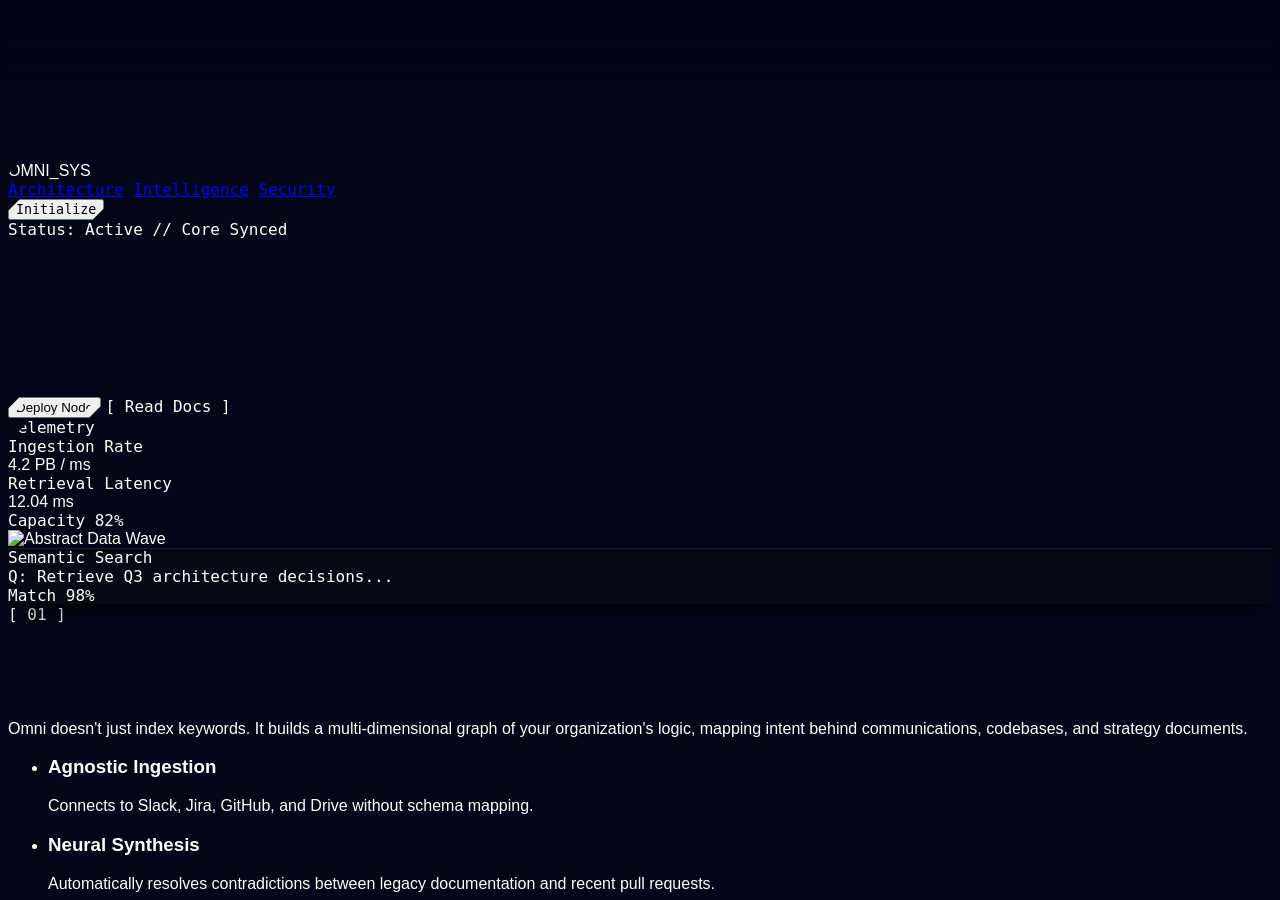
<file: .claude/skills/book-serif-index/demo/index.html>
<!doctype html>
<html lang="en">
<head>
  <meta charset="utf-8">
  <meta name="viewport" content="width=device-width, initial-scale=1">
  <meta name="neuform-sandboxed-demo" content="1">
  <meta http-equiv="Content-Security-Policy" content="default-src 'none'; connect-src 'self'; frame-src 'self'; script-src 'unsafe-inline'; style-src 'unsafe-inline'; base-uri 'none'; form-action 'none'; object-src 'none'">
  <title>Sandboxed Neuform demo</title>
  <style>
    html, body, iframe { width: 100%; height: 100%; margin: 0; border: 0; }
    body { overflow: hidden; background: #0b0b0b; }
    iframe { display: block; background: white; }
    .error { box-sizing: border-box; min-height: 100%; padding: 32px; color: #fff; font: 16px/1.5 system-ui, sans-serif; }
  </style>
</head>
<body>
  <iframe id="neuform-demo" title="Sandboxed Neuform design demo" sandbox="allow-scripts" referrerpolicy="no-referrer"></iframe>
  <script>
    const encodedHtml = "[base64]/[base64]";
    const assetFiles = ["assets/page-01-e534354d-c5f2-4399-a1d9-2f50338e8c47-1600w.jpg","assets/page-02-724142aa-44a6-48d3-9cf3-761e00d05b78-1600w.jpg"];
    const runtimeFiles = ["../../../../assets/runtime/runtime-027051effa47-gsap-min.js","../../../../assets/runtime/runtime-163ebd087cfc-iconify-icon-min.js","../../../../assets/runtime/runtime-25023b521d77-three-min.js","../../../../assets/runtime/runtime-689ca8dda44c-scrolltrigger-min.js","../../../../assets/runtime/runtime-ccc8894b3418-runtime.js"];
    const frame = document.getElementById("neuform-demo");
    const decodeBytes = (value) => Uint8Array.from(atob(value), (character) => character.charCodeAt(0));
    const decode = (value) => new TextDecoder().decode(decodeBytes(value));
    const encodeBytes = (bytes) => {
      let binary = "";
      for (let index = 0; index < bytes.length; index += 32768) {
        binary += String.fromCharCode(...bytes.subarray(index, index + 32768));
      }
      return btoa(binary);
    };
    const mediaTypes = {
      avif: "image/avif",
      gif: "image/gif",
      jpg: "image/jpeg",
      jpeg: "image/jpeg",
      mp4: "video/mp4",
      png: "image/png",
      webm: "video/webm",
      webp: "image/webp"
    };
    const loadAsset = async (file) => {
      const response = await fetch(file, { cache: "no-store", credentials: "omit", redirect: "error" });
      if (!response.ok) throw new Error("Could not load local demo asset: " + file);
      const extension = file.split(".").pop().toLowerCase();
      const contentType = mediaTypes[extension] || "application/octet-stream";
      const bytes = new Uint8Array(await response.arrayBuffer());
      return { base64: encodeBytes(bytes), contentType, file, kind: "asset" };
    };
    Promise.allSettled(assetFiles.map(loadAsset)).then((results) => {
      const runtimeSources = runtimeFiles.map((file) => new URL(file, location.href).href).join(" ");
      const source = decode(encodedHtml).replace("__NEUFORM_RUNTIME_SOURCES__", runtimeSources);
      const mediaAssets = [];
      for (const result of results) {
        if (result.status !== "fulfilled") continue;
        mediaAssets.push(result.value);
      }
      frame.addEventListener("load", () => {
        frame.contentWindow.postMessage({ type: "neuform-assets-v1", assets: mediaAssets }, "*");
      }, { once: true });
      frame.srcdoc = source;
    }).catch((error) => {
      document.body.innerHTML = '<div class="error">Unable to load this sandboxed demo.</div>';
      console.error(error);
    });
  </script>
</body>
</html>
</file>
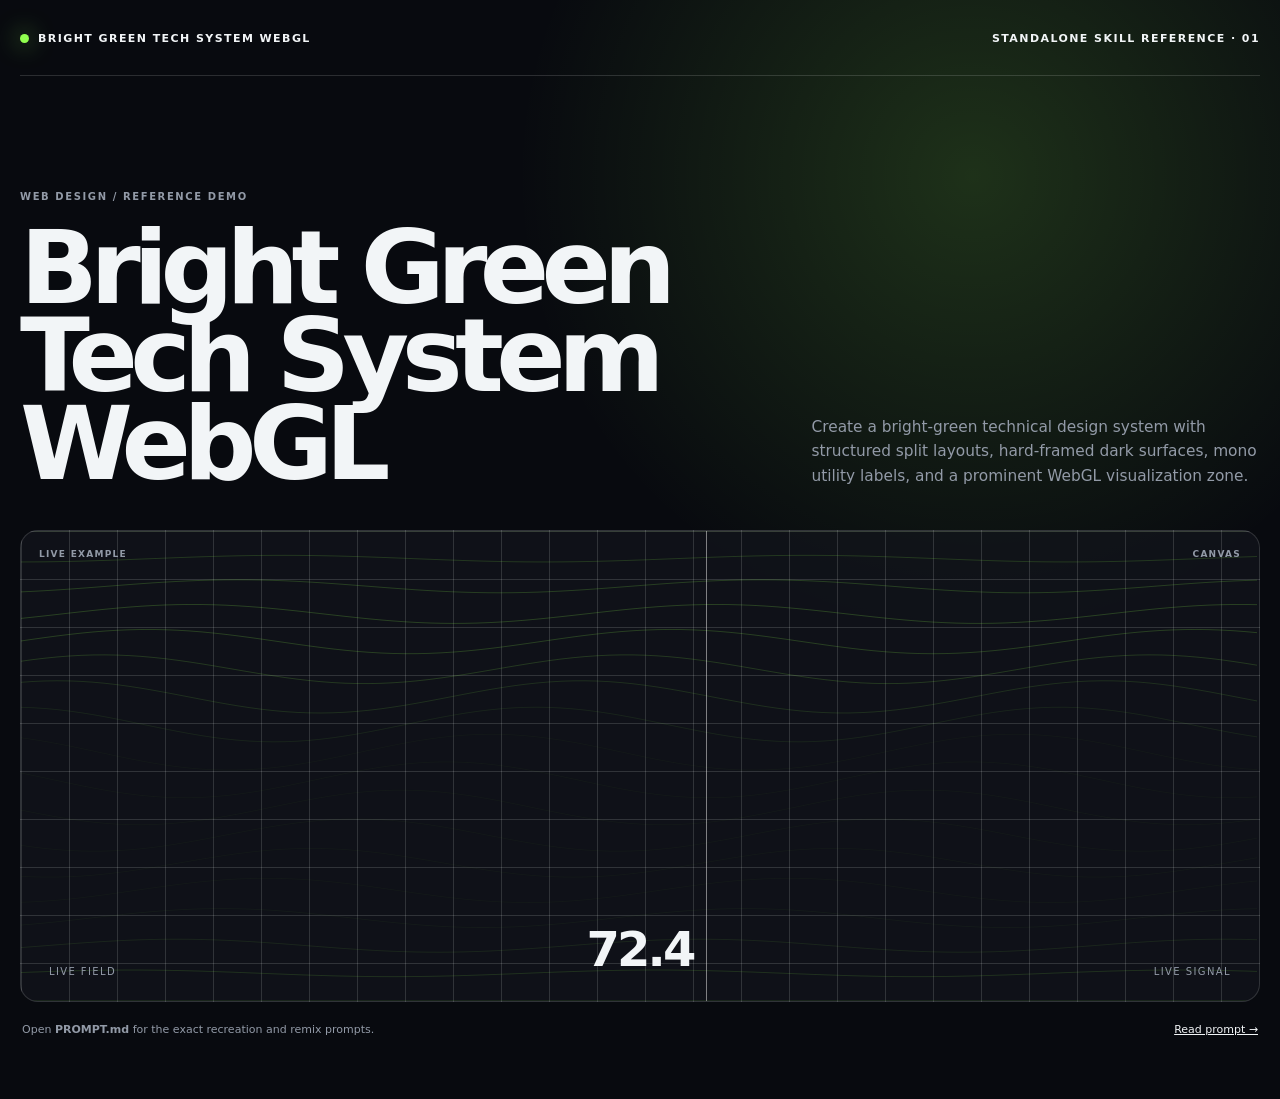
<file: .claude/skills/bright-green-tech-system-webgl/demo/index.html>
<!doctype html>
<html lang="en">
<head>
  <meta charset="utf-8">
  <meta name="viewport" content="width=device-width, initial-scale=1">
  <link rel="icon" href="data:,">
  <title>Bright Green Tech System WebGL · Skill Demo</title>
  <style>:root{--bg:#080a0f;--panel:rgba(18,21,29,.72);--panelStrong:#121620;--ink:#f2f5f7;--muted:#929aa7;--line:rgba(255,255,255,.14);--accent:#91ff4f;font-family:Inter,ui-sans-serif,system-ui,-apple-system,BlinkMacSystemFont,"Segoe UI",sans-serif;color:var(--ink);background:var(--bg)}
*{box-sizing:border-box}html{background:var(--bg);scroll-behavior:smooth}body{min-width:320px;margin:0;background:radial-gradient(circle at var(--mx,76%) var(--my,16%),color-mix(in srgb,var(--accent) 16%,transparent),transparent 34%),var(--bg);color:var(--ink)}button,a{font:inherit;color:inherit}button{border:1px solid var(--line);border-radius:999px;padding:11px 15px;background:var(--panel);cursor:pointer}button:hover,button:focus-visible{border-color:var(--accent);outline:2px solid color-mix(in srgb,var(--accent) 42%,transparent);outline-offset:3px}.shell{width:min(1280px,calc(100% - 40px));min-height:100svh;margin:auto;padding:22px 0 40px}.topbar{display:flex;align-items:center;justify-content:space-between;padding:10px 0 30px;border-bottom:1px solid var(--line);font-size:11px;font-weight:700;letter-spacing:.13em;text-transform:uppercase}.brand{display:flex;gap:9px;align-items:center}.brand i{width:9px;height:9px;border-radius:50%;background:var(--accent);box-shadow:0 0 24px var(--accent)}.topbar a{text-decoration:none}.intro{display:grid;grid-template-columns:minmax(0,1.25fr) minmax(260px,.75fr);gap:44px;align-items:end;padding:clamp(54px,9vw,116px) 0 42px}.intro small{display:block;margin-bottom:22px;color:var(--muted);font-size:10px;font-weight:700;letter-spacing:.16em;text-transform:uppercase}.intro h1{max-width:11ch;margin:0;font-size:clamp(48px,8vw,112px);font-weight:580;letter-spacing:-.075em;line-height:.86}.intro p{max-width:48ch;margin:0;color:var(--muted);font-size:clamp(14px,1.2vw,18px);line-height:1.6}.showcase{position:relative;min-height:470px;overflow:hidden;border:1px solid var(--line);border-radius:18px;background:var(--panel);isolation:isolate}.showcaseHeader{position:absolute;z-index:5;top:18px;right:18px;left:18px;display:flex;justify-content:space-between;color:var(--muted);font-size:9px;font-weight:700;letter-spacing:.14em;text-transform:uppercase;pointer-events:none}.layoutStudy{display:grid;grid-template-columns:1.15fr .85fr;min-height:470px}.layoutHero{display:flex;flex-direction:column;justify-content:flex-end;padding:clamp(28px,5vw,70px);border-right:1px solid var(--line)}.layoutHero>span,.kicker{color:var(--muted);font-size:10px;font-weight:700;letter-spacing:.14em;text-transform:uppercase}.layoutHero h2,.landing h2{max-width:9ch;margin:18px 0;font-size:clamp(42px,6vw,84px);line-height:.9;letter-spacing:-.065em}.layoutHero p,.landing p{max-width:38ch;color:var(--muted);line-height:1.55}.layoutCards{display:grid;grid-template-rows:repeat(3,1fr)}.layoutCards article{display:flex;align-items:end;justify-content:space-between;padding:26px;border-bottom:1px solid var(--line)}.layoutCards article:last-child{border:0}.layoutCards b{color:var(--accent);font-size:34px}.layoutCards span{text-transform:uppercase;font-size:10px;letter-spacing:.15em}.pricing{display:grid;grid-template-columns:repeat(3,1fr);gap:1px;min-height:470px;background:var(--line)}.pricing article{display:flex;flex-direction:column;padding:80px 28px 28px;background:var(--panelStrong)}.pricing article.featured{background:linear-gradient(160deg,color-mix(in srgb,var(--accent) 20%,var(--panelStrong)),var(--panelStrong))}.pricing p{font-size:11px;letter-spacing:.13em;text-transform:uppercase}.pricing strong{margin:24px 0 8px;font-size:56px;letter-spacing:-.06em}.pricing span{color:var(--muted)}.pricing button{margin-top:auto}.landing{display:flex;min-height:470px;flex-direction:column;justify-content:center;padding:clamp(40px,8vw,100px);background:radial-gradient(circle at 75% 36%,color-mix(in srgb,var(--accent) 45%,transparent),transparent 24%)}.landing .actions{display:flex;gap:10px;margin-top:24px}.landing .actions button:first-child{color:var(--bg);background:var(--ink)}.landing .proof{display:flex;gap:28px;margin-top:54px;color:var(--muted);font-size:11px}.marquee{display:flex;min-height:470px;align-items:center;overflow:hidden;-webkit-mask-image:linear-gradient(90deg,transparent,#000 15%,#000 85%,transparent);mask-image:linear-gradient(90deg,transparent,#000 15%,#000 85%,transparent)}.marqueeTrack{display:flex;width:max-content;animation:marquee 18s linear infinite}.marqueeTrack span{min-width:220px;padding:34px;border:1px solid var(--line);font-size:22px;font-weight:700;letter-spacing:-.04em;text-align:center}.iconGrid,.contactSheet{display:grid;grid-template-columns:repeat(3,1fr);gap:1px;min-height:470px;background:var(--line)}.iconGrid article,.contactSheet article{position:relative;padding:70px 28px 28px;background:var(--panelStrong)}.number{position:absolute;top:22px;right:22px;color:var(--accent);font-size:11px}.glyph{display:grid;width:110px;height:110px;place-items:center;margin:30px auto;border:1px solid var(--line);border-radius:34px;background:linear-gradient(145deg,color-mix(in srgb,var(--accent) 20%,transparent),transparent);font-size:48px}.iconGrid h3{text-align:center}.contactSheet .asset{height:280px;margin-bottom:22px;border-radius:2px;background-size:cover}.assetOne{background:radial-gradient(circle at 70% 30%,#d9f7ff,transparent 20%),linear-gradient(145deg,#203962,#8db3d6 48%,#d7d5c8)}.assetTwo{background:radial-gradient(circle at 50% 28%,#f1c6a2 0 10%,transparent 11%),linear-gradient(120deg,#1b2738,#754c5a 52%,#e1a77f)}.assetThree{background:repeating-radial-gradient(circle at 30% 65%,#c8b8ff 0 9px,#4c4274 10px 18px,#151629 19px 29px)}.contactSheet b,.contactSheet span{display:block}.contactSheet span{margin-top:8px;color:var(--muted);font-size:11px}.surfaceStudy{display:grid;grid-template-columns:1.4fr .6fr;grid-template-rows:1fr auto;gap:18px;min-height:470px;padding:70px 24px 24px}.surfaceStudy article{border:1px solid var(--line);border-radius:20px;background:linear-gradient(145deg,color-mix(in srgb,var(--accent) 12%,var(--panelStrong)),var(--panelStrong))}.surfaceHero{display:flex;grid-row:1/3;flex-direction:column;justify-content:flex-end;padding:42px}.surfaceHero strong{max-width:8ch;margin-top:20px;font-size:clamp(40px,5vw,72px);line-height:.92;letter-spacing:-.06em}.surfaceHero span,.surfaceCard span{color:var(--muted);font-size:10px;letter-spacing:.14em;text-transform:uppercase}.surfaceCard{display:flex;flex-direction:column;padding:26px}.surfaceCard b{margin:auto 0 4px;font-size:56px}.surfaceCard small{color:var(--muted)}.surfaceControl{align-self:end}.motionStage{display:flex;min-height:470px;flex-direction:column;justify-content:center;padding:70px clamp(28px,7vw,90px)}.maskLine{overflow:hidden;margin:0;font-size:clamp(44px,7vw,98px);font-weight:600;letter-spacing:-.075em;line-height:.84}.maskLine span{display:block;transform:translateY(110%);animation:wordIn .8s cubic-bezier(.16,1,.3,1) forwards}.maskLine:nth-child(2) span{animation-delay:.12s}.maskLine:nth-child(3) span{animation-delay:.24s}.accentLine{color:var(--accent)}.timeline{display:flex;gap:8px;margin:42px 0 20px}.timeline i{width:58px;height:3px;background:var(--line);transform-origin:left;animation:grow .8s .42s both}.timeline i:nth-child(2){animation-delay:.54s}.timeline i:nth-child(3){animation-delay:.66s}.timeline i:nth-child(4){animation-delay:.78s}.replay{width:max-content}.visualization{position:relative;min-height:470px}.visualization canvas{position:absolute;inset:0;width:100%;height:100%}.vizMeta{position:absolute;right:28px;bottom:24px;left:28px;display:grid;grid-template-columns:1fr auto 1fr;align-items:end;color:var(--muted);font-size:10px;letter-spacing:.14em;text-transform:uppercase}.vizMeta strong{color:var(--ink);font-size:48px;letter-spacing:-.06em}.vizMeta span:last-child{text-align:right}.simulation{position:relative;min-height:470px}.goo{position:absolute;inset:0;width:100%;height:100%}.goo circle{fill:var(--accent)}.orbA{animation:orbA 4.4s ease-in-out infinite alternate}.orbB{animation:orbB 5.1s ease-in-out infinite alternate}.reset{position:absolute;right:24px;bottom:24px}.demoNote{display:flex;justify-content:space-between;gap:24px;padding:20px 2px;color:var(--muted);font-size:11px;line-height:1.5}.demoNote a{color:var(--ink)}
.pricingWrap{min-height:470px;padding-top:52px}.billingBar{display:flex;align-items:center;justify-content:space-between;min-height:58px;padding:8px 20px;border-top:1px solid var(--line);color:var(--muted);font-size:10px;letter-spacing:.12em;text-transform:uppercase}.billingBar .billingToggle{padding:8px 12px;background:var(--panelStrong);font-size:10px}.pricingWrap .pricing{min-height:360px}.pricingWrap .pricing article{padding:42px 28px 28px}.vizMeta button{justify-self:end;padding:8px 11px;font-size:9px;letter-spacing:.1em;text-transform:uppercase}
.showcase{background-image:linear-gradient(var(--line) 1px,transparent 1px),linear-gradient(90deg,var(--line) 1px,transparent 1px);background-size:48px 48px}
@keyframes marquee{to{transform:translateX(-50%)}}@keyframes wordIn{to{transform:translateY(0)}}@keyframes grow{from{transform:scaleX(0)}to{transform:scaleX(1)}}@keyframes orbA{to{transform:translate(-120px,70px)}}@keyframes orbB{to{transform:translate(80px,120px)}}@media(max-width:760px){.intro{grid-template-columns:1fr;padding-top:60px}.intro h1{font-size:54px}.layoutStudy,.pricing,.iconGrid,.contactSheet,.surfaceStudy{grid-template-columns:1fr}.layoutHero{border-right:0;border-bottom:1px solid var(--line)}.pricing article{min-height:320px}.surfaceHero{grid-row:auto}.showcase{min-height:540px}.topbar span:last-child{display:none}.demoNote{flex-direction:column}.landing .proof{flex-direction:column;gap:8px}.vizMeta{grid-template-columns:1fr auto}.vizMeta span:last-child{display:none}}@media(prefers-reduced-motion:reduce){html{scroll-behavior:auto}.marqueeTrack,.maskLine span,.timeline i,.orbA,.orbB{animation:none;transform:none}}</style>
</head>
<body data-kind="canvas" data-skill="bright-green-tech-system-webgl">
  <main class="shell">
    <nav class="topbar" aria-label="Demo navigation"><a class="brand" href="#"><i></i>Bright Green Tech System WebGL</a><span>Standalone skill reference · 01</span></nav>
    <header class="intro">
      <div><small>web design / reference demo</small><h1>Bright Green Tech System WebGL</h1></div>
      <p>Create a bright-green technical design system with structured split layouts, hard-framed dark surfaces, mono utility labels, and a prominent WebGL visualization zone.</p>
    </header>
    <section class="showcase" aria-label="Bright Green Tech System WebGL demonstration">
      <div class="showcaseHeader"><span>Live example</span><span>canvas</span></div>
<div class="visualization">
  <canvas aria-label="Bright Green Tech System WebGL procedural visualization"></canvas>
  <div class="vizMeta"><span>Live field</span><strong>72.4</strong><span>Live signal</span></div>
</div>
    </section>
    <footer class="demoNote"><span>Open <strong>PROMPT.md</strong> for the exact recreation and remix prompts.</span><a href="PROMPT.md">Read prompt →</a></footer>
  </main>
  <script>const reduced=matchMedia("(prefers-reduced-motion: reduce)").matches;addEventListener("pointermove",event=>{document.body.style.setProperty("--mx",event.clientX+"px");document.body.style.setProperty("--my",event.clientY+"px")},{passive:true});const billing=document.querySelector(".billingToggle");if(billing)billing.addEventListener("click",()=>{const annual=billing.getAttribute("aria-pressed")!=="true";billing.setAttribute("aria-pressed",String(annual));billing.textContent=annual?"Show monthly pricing":"Show annual pricing";document.querySelectorAll(".pricing strong").forEach(price=>price.textContent=annual?price.dataset.annual:price.dataset.monthly)});const replay=document.querySelector(".replay");if(replay)replay.addEventListener("click",()=>{document.querySelectorAll(".maskLine span,.timeline i").forEach(node=>{node.style.animation="none";node.offsetHeight;node.style.animation=""})});const reset=document.querySelector(".reset");if(reset)reset.addEventListener("click",()=>document.querySelectorAll(".orbA,.orbB").forEach(node=>{node.style.animation="none";node.offsetHeight;node.style.animation=""}));const canvas=document.querySelector("canvas");if(canvas&&!reduced){const context=canvas.getContext("2d");let width=0,height=0,frame=0,time=0;const mode="field";const bodies=Array.from({length:14},(_,i)=>({x:80+(i%7)*92,y:40+Math.floor(i/7)*70,vx:(i%3-1)*.7,vy:0,r:12+(i%4)*5}));const resetBodies=()=>bodies.forEach((body,i)=>{body.x=40+(i%7)*Math.max(32,(width-80)/6);body.y=35+Math.floor(i/7)*58;body.vx=(i%3-1)*.7;body.vy=0});const resetBodiesButton=document.querySelector(".resetBodies");if(resetBodiesButton)resetBodiesButton.addEventListener("click",resetBodies);const resize=()=>{const rect=canvas.getBoundingClientRect();const ratio=Math.min(devicePixelRatio||1,2);width=rect.width;height=rect.height;canvas.width=Math.round(width*ratio);canvas.height=Math.round(height*ratio);context.setTransform(ratio,0,0,ratio,0,0)};const draw=()=>{frame=requestAnimationFrame(draw);time+=.008;context.clearRect(0,0,width,height);const accent=getComputedStyle(document.documentElement).getPropertyValue("--accent").trim();if(mode==="globe"){const radius=Math.min(width,height)*.29;const cx=width*.5,cy=height*.47;context.fillStyle=accent;for(let i=0;i<360;i++){const phi=Math.acos(1-2*(i+.5)/360);const theta=Math.PI*(1+Math.sqrt(5))*i+time;const x=Math.sin(phi)*Math.cos(theta);const y=Math.cos(phi);const z=Math.sin(phi)*Math.sin(theta);const scale=(z+1.7)/2.7;context.globalAlpha=.16+.74*scale;context.beginPath();context.arc(cx+x*radius,cy+y*radius,Math.max(.7,2.2*scale),0,Math.PI*2);context.fill()}context.globalAlpha=.16;context.strokeStyle=accent;context.beginPath();context.ellipse(cx,cy+radius*.18,radius*1.34,radius*.34,time*.4,0,Math.PI*2);context.stroke()}else if(mode==="object"){const size=Math.min(width,height)*.24,cx=width*.5,cy=height*.48;const vertices=[[-1,-1,-1],[1,-1,-1],[1,1,-1],[-1,1,-1],[-1,-1,1],[1,-1,1],[1,1,1],[-1,1,1]];const edges=[[0,1],[1,2],[2,3],[3,0],[4,5],[5,6],[6,7],[7,4],[0,4],[1,5],[2,6],[3,7]];const points=vertices.map(([x,y,z])=>{const a=time*1.1,b=time*.73;const x1=x*Math.cos(a)-z*Math.sin(a),z1=x*Math.sin(a)+z*Math.cos(a),y1=y*Math.cos(b)-z1*Math.sin(b),z2=y*Math.sin(b)+z1*Math.cos(b),p=3.8/(z2+5);return{x:cx+x1*size*p,y:cy+y1*size*p,z:z2,p}});context.strokeStyle=accent;context.lineWidth=1.4;context.shadowColor=accent;context.shadowBlur=12;for(const [a,b] of edges){context.globalAlpha=.25+.45*((points[a].z+points[b].z+4)/8);context.beginPath();context.moveTo(points[a].x,points[a].y);context.lineTo(points[b].x,points[b].y);context.stroke()}context.fillStyle=accent;for(const point of points){context.globalAlpha=.55+.35*(point.z+2)/4;context.beginPath();context.arc(point.x,point.y,3.2*point.p,0,Math.PI*2);context.fill()}context.shadowBlur=0}else if(mode==="matter"){context.fillStyle=accent;for(const body of bodies){body.vy+=.16;body.x+=body.vx;body.y+=body.vy;if(body.x<body.r||body.x>width-body.r){body.vx*=-.94;body.x=Math.max(body.r,Math.min(width-body.r,body.x))}if(body.y>height-body.r-30){body.y=height-body.r-30;body.vy*=-.78}context.globalAlpha=.28+.45*(body.r/32);context.beginPath();context.arc(body.x,body.y,body.r,0,Math.PI*2);context.fill()}context.globalAlpha=.22;context.fillRect(0,height-31,width,1)}else{context.strokeStyle=accent;context.lineWidth=1;for(let i=0;i<18;i++){const y=(i/17)*height;context.globalAlpha=.08+.12*Math.sin(time+i*.4);context.beginPath();for(let x=0;x<=width;x+=12){const wave=Math.sin(x*.012+i*.54+time*3)*18*Math.sin(i/17*Math.PI);context.lineTo(x,y+wave)}context.stroke()}context.globalAlpha=.65;const x=width*(.52+.16*Math.sin(time*.6));const gradient=context.createLinearGradient(x,0,x+2,0);gradient.addColorStop(0,"transparent");gradient.addColorStop(.5,"white");gradient.addColorStop(1,"transparent");context.fillStyle=gradient;context.fillRect(x,0,3,height)}};resize();new ResizeObserver(resize).observe(canvas);const visibility=()=>{if(document.hidden){cancelAnimationFrame(frame);frame=0}else if(!frame)draw()};document.addEventListener("visibilitychange",visibility);draw();}</script>
</body>
</html>
</file>
